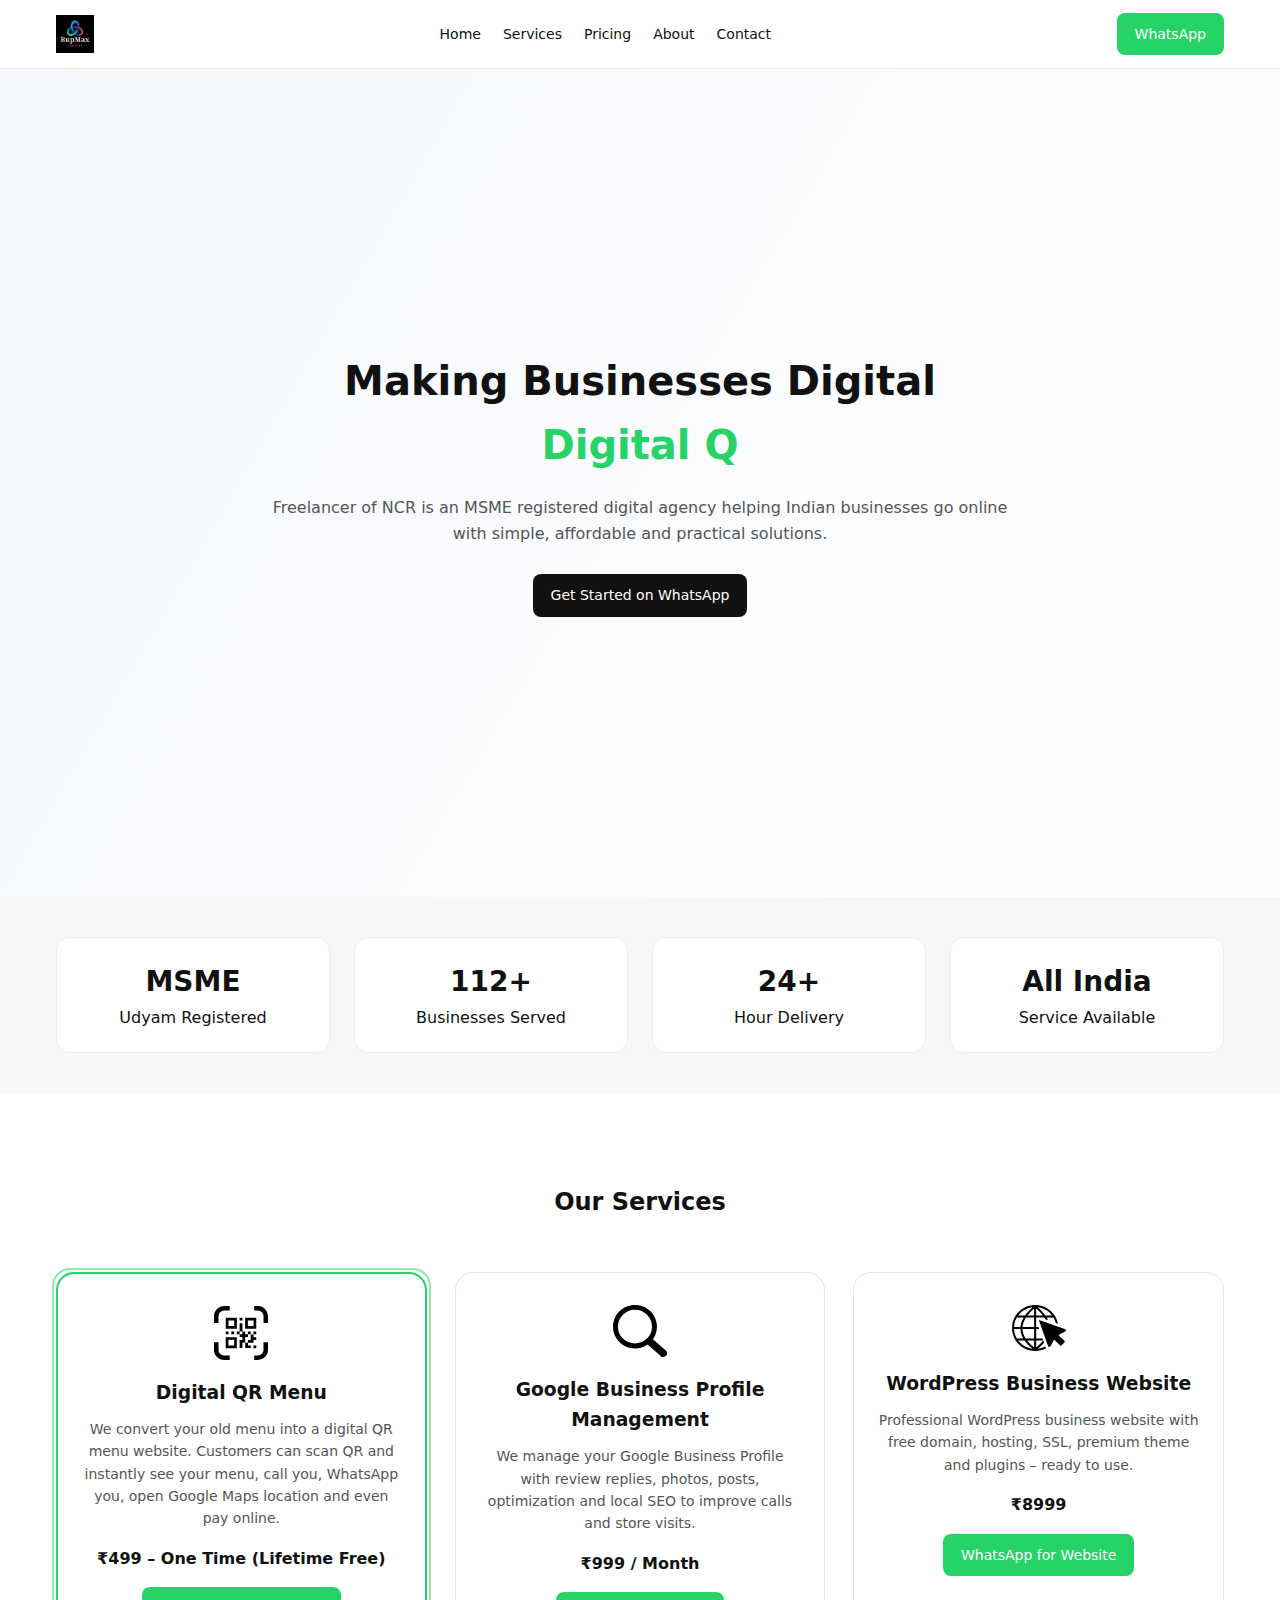
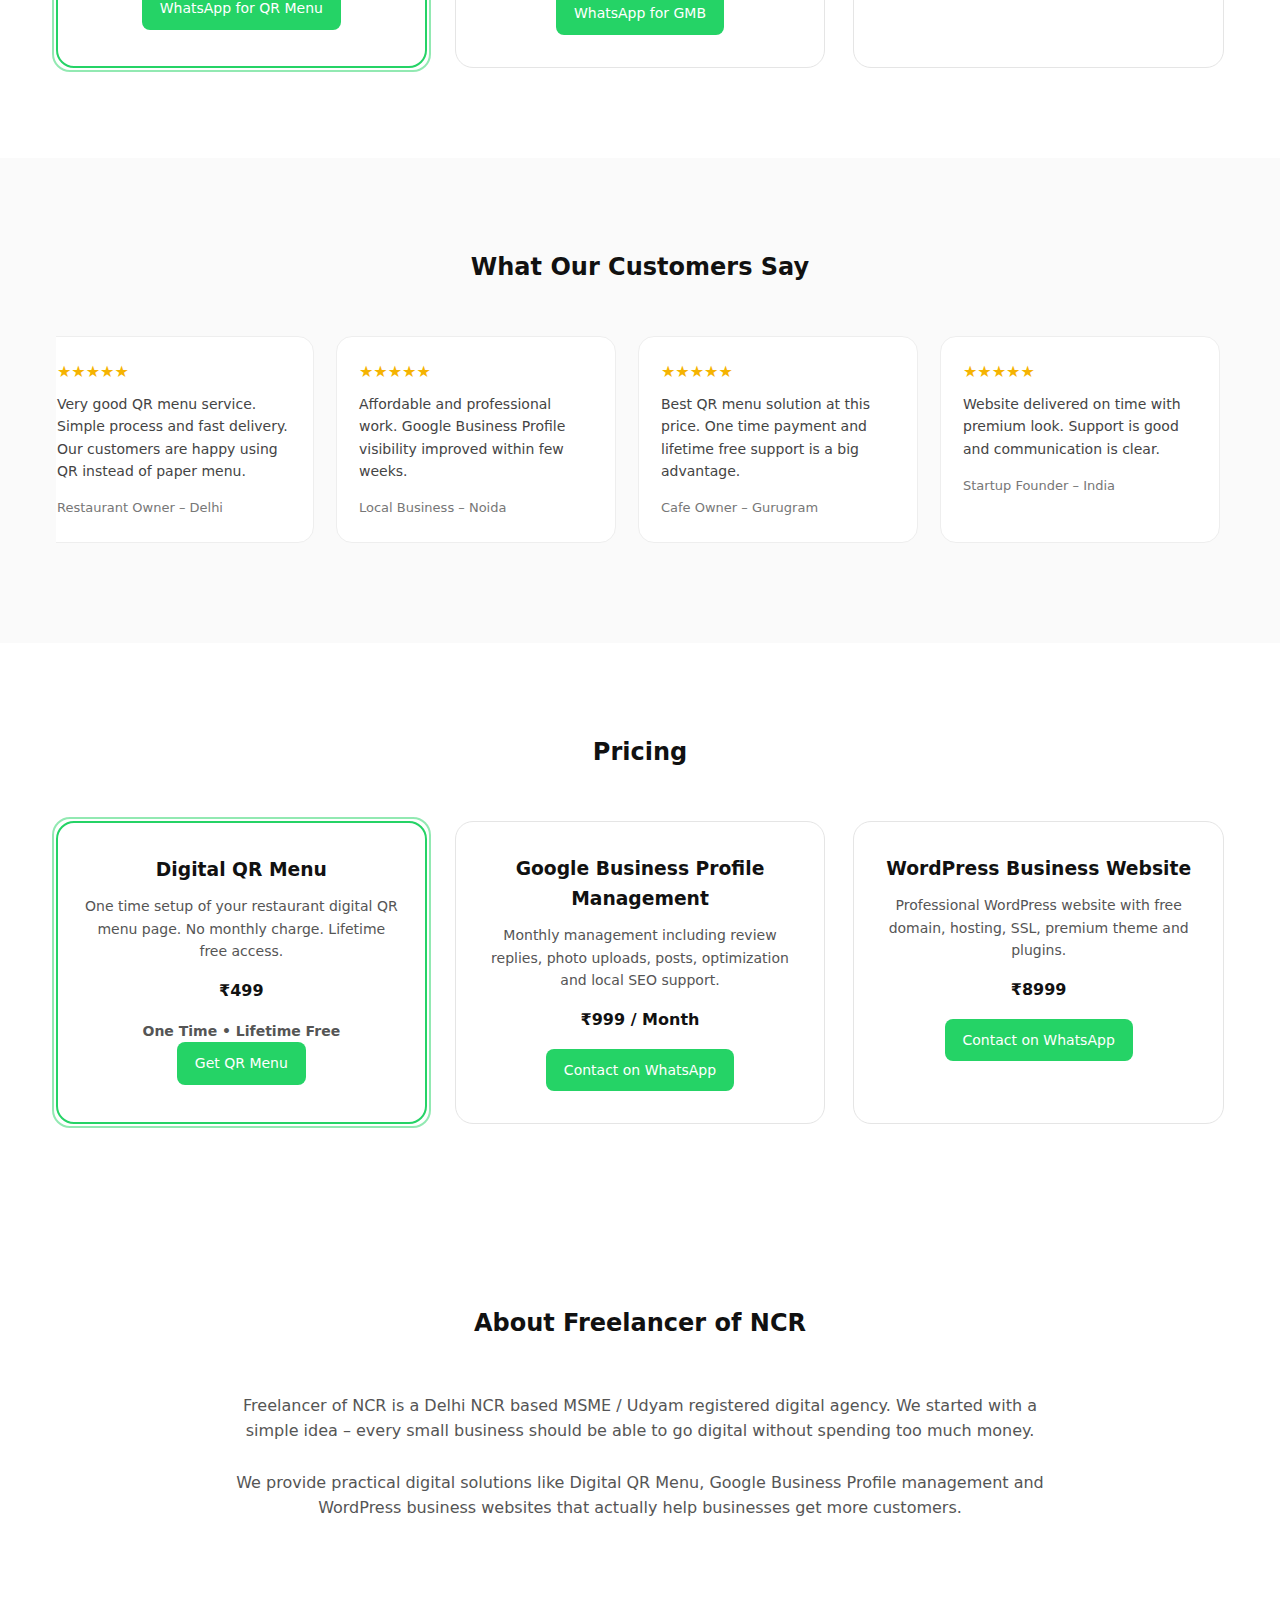
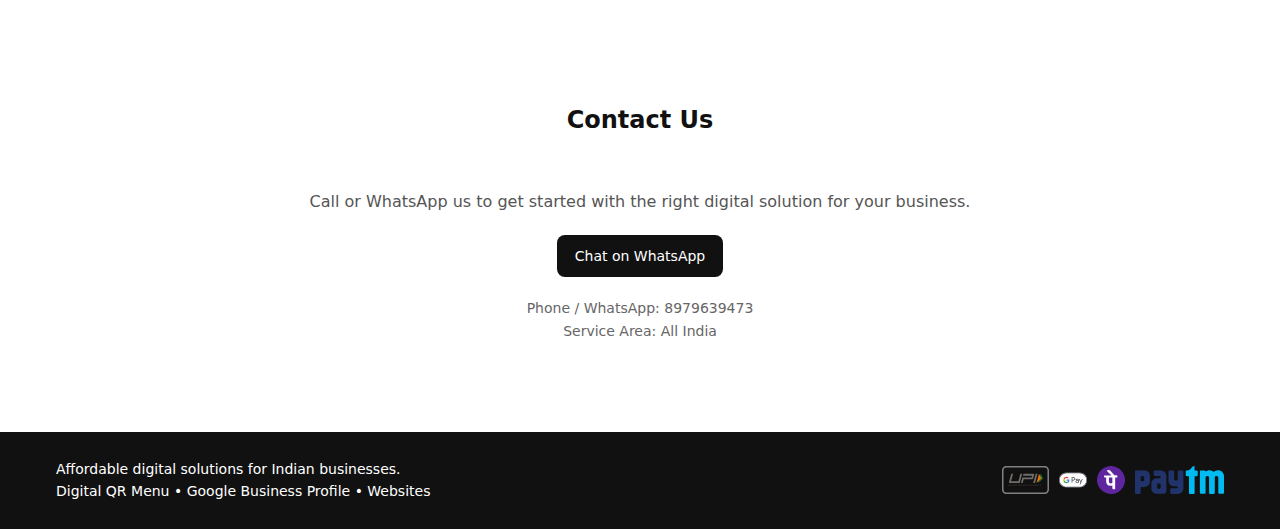
<file: index.html>
<!DOCTYPE html>
<html lang="en">
<head>
<meta charset="UTF-8">
<title>Freelancer of NCR – Digital Solutions for Indian Businesses</title>
<meta name="viewport" content="width=device-width, initial-scale=1.0">
<meta name="description" content="Freelancer of NCR is an MSME registered digital agency providing Digital QR Menu, Google Business Profile management and WordPress websites across India.">

<link rel="icon" href="assets/images/favicon.png">

<style>
/* ===============================
   GLOBAL RESET & BASE
================================ */
*{margin:0;padding:0;box-sizing:border-box}
body{
  font-family: system-ui, -apple-system, BlinkMacSystemFont, sans-serif;
  background:#ffffff;
  color:#111;
  line-height:1.6;
}
a{text-decoration:none;color:inherit}
img{max-width:100%;display:block}
.container{
  max-width:1200px;
  margin:auto;
  padding:0 16px;
}
section{padding:90px 0}
h1,h2,h3{font-weight:600}
h2{text-align:center;margin-bottom:50px}

/* ===============================
   HEADER / NAVBAR
================================ */
header{
  position:sticky;
  top:0;
  background:#fff;
  border-bottom:1px solid #eee;
  z-index:999;
}
.header-wrap{
  display:flex;
  align-items:center;
  justify-content:space-between;
  height:68px;
}
.logo img{height:38px}

nav{
  display:flex;
  gap:22px;
}
nav a{
  font-size:14px;
  position:relative;
}
nav a::after{
  content:"";
  position:absolute;
  left:0;
  bottom:-6px;
  width:0%;
  height:2px;
  background:#25d366;
  transition:.3s;
}
nav a:hover::after{width:100%}

.btn{
  padding:10px 18px;
  border-radius:8px;
  font-size:14px;
  display:inline-block;
}
.btn-whatsapp{
  background:#25d366;
  color:#fff;
}
.btn-dark{
  background:#111;
  color:#fff;
}

/* ===============================
   HERO SECTION
================================ */
.hero{
  min-height:92vh;
  display:flex;
  align-items:center;
  background:
    linear-gradient(120deg,#f4f7fb,#ffffff,#f4f7fb);
  background-size:200% 200%;
  animation:bgmove 10s ease infinite;
}
@keyframes bgmove{
  0%{background-position:0% 50%}
  50%{background-position:100% 50%}
  100%{background-position:0% 50%}
}
.hero-inner{
  text-align:center;
}
.hero h1{
  font-size:40px;
  margin-bottom:18px;
}
.hero h1 span{
  color:#25d366;
}
.hero p{
  max-width:760px;
  margin:0 auto 28px;
  color:#555;
  font-size:16px;
}

/* ===============================
   TRUST STRIP
================================ */
.trust{
  background:#f7f7f7;
  padding:40px 0;
}
.trust-grid{
  display:grid;
  grid-template-columns:repeat(4,1fr);
  gap:24px;
  text-align:center;
}
.trust-box{
  background:#fff;
  padding:22px;
  border-radius:14px;
  border:1px solid #eee;
}
.trust-box strong{
  font-size:28px;
  display:block;
}

/* ===============================
   SERVICES
================================ */
.services-grid{
  display:grid;
  grid-template-columns:repeat(auto-fit,minmax(280px,1fr));
  gap:28px;
}
.service-card{
  border:1px solid #e5e5e5;
  padding:32px 24px;
  border-radius:18px;
  background:#fff;
  text-align:center;
  transition:.3s;
}
.service-card:hover{
  transform:translateY(-6px);
  box-shadow:0 20px 40px rgba(0,0,0,.08);
}
.service-card img{
  width:54px;
  margin:0 auto 18px;
}
.service-card h3{
  margin-bottom:10px;
}
.service-card p{
  font-size:14px;
  color:#555;
}
.price{
  margin:16px 0;
  font-weight:700;
}

/* QR MENU HIGHLIGHT */
.highlight{
  border:2px solid #25d366;
  position:relative;
}
.highlight::after{
  content:"";
  position:absolute;
  inset:-6px;
  border-radius:inherit;
  border:2px solid #25d366;
  opacity:.5;
  animation:pulse 2.5s infinite;
}
@keyframes pulse{
  0%{opacity:.3}
  50%{opacity:1}
  100%{opacity:.3}
}
</style>
</head>

<body>

<!-- ================= HEADER ================= -->
<header>
  <div class="container header-wrap">
    <div class="logo">
      <img src="assets/images/logo.png" alt="Freelancer of NCR">
    </div>

    <nav>
      <a href="#home">Home</a>
      <a href="#services">Services</a>
      <a href="#pricing">Pricing</a>
      <a href="#about">About</a>
      <a href="#contact">Contact</a>
    </nav>

    <a href="https://wa.me/918979639473" target="_blank" class="btn btn-whatsapp">
      WhatsApp
    </a>
  </div>
</header>

<!-- ================= HERO ================= -->
<section class="hero" id="home">
  <div class="container hero-inner">
    <h1>
      Making Businesses Digital<br>
      <span id="typing"></span>
    </h1>
    <p>
      Freelancer of NCR is an MSME registered digital agency helping Indian
      businesses go online with simple, affordable and practical solutions.
    </p>
    <a href="https://wa.me/918979639473" target="_blank" class="btn btn-dark">
      Get Started on WhatsApp
    </a>
  </div>
</section>

<!-- ================= TRUST ================= -->
<div class="trust">
  <div class="container trust-grid">
    <div class="trust-box">
      <strong>MSME</strong>
      Udyam Registered
    </div>
    <div class="trust-box">
      <strong><span class="count" data-count="150">0</span>+</strong>
      Businesses Served
    </div>
    <div class="trust-box">
      <strong><span class="count" data-count="24">0</span>+</strong>
      Hour Delivery
    </div>
    <div class="trust-box">
      <strong>All India</strong>
      Service Available
    </div>
  </div>
</div>

<!-- ================= SERVICES ================= -->
<section id="services">
  <div class="container">
    <h2>Our Services</h2>

    <div class="services-grid">

      <!-- QR MENU -->
      <div class="service-card highlight">
        <img src="assets/icons/black-icons/qr.svg">
        <h3>Digital QR Menu</h3>
        <p>
          We convert your old menu into a digital QR menu website.
          Customers can scan QR and instantly see your menu, call you,
          WhatsApp you, open Google Maps location and even pay online.
        </p>
        <div class="price">₹499 – One Time (Lifetime Free)</div>
        <a href="https://wa.me/918979639473" target="_blank" class="btn btn-whatsapp">
          WhatsApp for QR Menu
        </a>
      </div>

      <!-- GMB -->
      <div class="service-card">
        <img src="assets/icons/black-icons/search.svg">
        <h3>Google Business Profile Management</h3>
        <p>
          We manage your Google Business Profile with review replies,
          photos, posts, optimization and local SEO to improve calls
          and store visits.
        </p>
        <div class="price">₹999 / Month</div>
        <a href="https://wa.me/918979639473" target="_blank" class="btn btn-whatsapp">
          WhatsApp for GMB
        </a>
      </div>

      <!-- WEBSITE -->
      <div class="service-card">
        <img src="assets/icons/black-icons/globe.svg">
        <h3>WordPress Business Website</h3>
        <p>
          Professional WordPress business website with free domain,
          hosting, SSL, premium theme and plugins – ready to use.
        </p>
        <div class="price">₹8999</div>
        <a href="https://wa.me/918979639473" target="_blank" class="btn btn-whatsapp">
          WhatsApp for Website
        </a>
      </div>

    </div>
  </div>
</section>

<!-- PART 2 CONTINUES -->
<!-- ================= TESTIMONIALS ================= -->
<section class="testimonials">
  <div class="container">
    <h2>What Our Customers Say</h2>

    <div class="testimonial-wrapper" id="testimonialTrack">

      <div class="testimonial-card">
        <div class="stars">★★★★★</div>
        <p>
          Very good QR menu service. Simple process and fast delivery.
          Our customers are happy using QR instead of paper menu.
        </p>
        <span>Restaurant Owner – Delhi</span>
      </div>

      <div class="testimonial-card">
        <div class="stars">★★★★★</div>
        <p>
          Affordable and professional work. Google Business Profile
          visibility improved within few weeks.
        </p>
        <span>Local Business – Noida</span>
      </div>

      <div class="testimonial-card">
        <div class="stars">★★★★★</div>
        <p>
          Best QR menu solution at this price. One time payment and
          lifetime free support is a big advantage.
        </p>
        <span>Cafe Owner – Gurugram</span>
      </div>

      <div class="testimonial-card">
        <div class="stars">★★★★★</div>
        <p>
          Website delivered on time with premium look. Support is good
          and communication is clear.
        </p>
        <span>Startup Founder – India</span>
      </div>

      <div class="testimonial-card">
        <div class="stars">★★★★★</div>
        <p>
          Google profile reviews reply and optimization helped us
          increase calls. Worth the monthly price.
        </p>
        <span>Service Business – Faridabad</span>
      </div>

    </div>
  </div>
</section>

<style>
/* ===============================
   TESTIMONIALS STYLE
================================ */
.testimonials{
  background:#fafafa;
}
.testimonial-wrapper{
  display:flex;
  gap:22px;
  overflow-x:auto;
  padding-bottom:10px;
  scroll-behavior:smooth;
}
.testimonial-card{
  min-width:280px;
  background:#fff;
  padding:22px;
  border-radius:16px;
  border:1px solid #eee;
}
.testimonial-card p{
  font-size:14px;
  color:#444;
  margin-bottom:12px;
}
.testimonial-card span{
  font-size:13px;
  color:#777;
}
.stars{
  color:#f5b301;
  margin-bottom:8px;
}
</style>

<!-- ================= PRICING ================= -->
<section id="pricing">
  <div class="container">
    <h2>Pricing</h2>

    <div class="services-grid">

      <div class="service-card highlight">
        <h3>Digital QR Menu</h3>
        <p>
          One time setup of your restaurant digital QR menu page.
          No monthly charge. Lifetime free access.
        </p>
        <div class="price">₹499</div>
        <p><strong>One Time • Lifetime Free</strong></p>
        <a href="https://wa.me/918979639473" target="_blank" class="btn btn-whatsapp">
          Get QR Menu
        </a>
      </div>

      <div class="service-card">
        <h3>Google Business Profile Management</h3>
        <p>
          Monthly management including review replies, photo uploads,
          posts, optimization and local SEO support.
        </p>
        <div class="price">₹999 / Month</div>
        <a href="https://wa.me/918979639473" target="_blank" class="btn btn-whatsapp">
          Contact on WhatsApp
        </a>
      </div>

      <div class="service-card">
        <h3>WordPress Business Website</h3>
        <p>
          Professional WordPress website with free domain, hosting, SSL,
          premium theme and plugins.
        </p>
        <div class="price">₹8999</div>
        <a href="https://wa.me/918979639473" target="_blank" class="btn btn-whatsapp">
          Contact on WhatsApp
        </a>
      </div>

    </div>
  </div>
</section>

<!-- ================= ABOUT ================= -->
<section id="about">
  <div class="container">
    <h2>About Freelancer of NCR</h2>
    <p style="max-width:820px;margin:auto;text-align:center;color:#555">
      Freelancer of NCR is a Delhi NCR based MSME / Udyam registered
      digital agency. We started with a simple idea – every small
      business should be able to go digital without spending too much
      money.
      <br><br>
      We provide practical digital solutions like Digital QR Menu,
      Google Business Profile management and WordPress business websites
      that actually help businesses get more customers.
    </p>
  </div>
</section>

<!-- ================= CONTACT ================= -->
<section id="contact" class="contact">
  <div class="container">
    <h2>Contact Us</h2>

    <p style="text-align:center;margin-bottom:20px;color:#555">
      Call or WhatsApp us to get started with the right digital solution
      for your business.
    </p>

    <div style="text-align:center">
      <a href="https://wa.me/918979639473" target="_blank" class="btn btn-dark">
        Chat on WhatsApp
      </a>
    </div>

    <p style="text-align:center;margin-top:20px;font-size:14px;color:#666">
      Phone / WhatsApp: 8979639473<br>
      Service Area: All India
    </p>
  </div>
</section>

<!-- ================= FOOTER ================= -->
<footer style="background:#111;color:#fff;padding:26px 0">
  <div class="container" style="display:flex;flex-wrap:wrap;gap:20px;align-items:center;justify-content:space-between">
    <div style="font-size:14px">
      Affordable digital solutions for Indian businesses.<br>
      Digital QR Menu • Google Business Profile • Websites
    </div>

    <div style="display:flex;gap:10px;align-items:center">
      <img src="assets/icons/color-icons/upi.svg" height="28">
      <img src="assets/icons/color-icons/google-pay.svg" height="28">
      <img src="assets/icons/color-icons/phonepe.svg" height="28">
      <img src="assets/icons/color-icons/paytm.svg" height="28">
    </div>
  </div>
</footer>

<!-- ================= JAVASCRIPT ================= -->
<script>
/* ===== Typing Effect ===== */
const texts=[
  "Digital QR Menu for Restaurants",
  "Google Business Profile Management",
  "Affordable Business Websites"
];
let ti=0,ci=0,del=false;
const typingEl=document.getElementById("typing");

function typeLoop(){
  if(!typingEl) return;
  typingEl.textContent=texts[ti].slice(0,ci);
  if(!del){
    ci++;
    if(ci>texts[ti].length){del=true;setTimeout(()=>{},800);}
  }else{
    ci--;
    if(ci===0){del=false;ti=(ti+1)%texts.length;}
  }
  setTimeout(typeLoop,del?60:90);
}
typeLoop();

/* ===== Counter Animation ===== */
document.querySelectorAll(".count").forEach(el=>{
  let target=+el.dataset.count;
  let count=0;
  let step=Math.ceil(target/40);
  let interval=setInterval(()=>{
    count+=step;
    if(count>=target){
      el.textContent=target;
      clearInterval(interval);
    }else{
      el.textContent=count;
    }
  },30);
});

/* ===== Testimonial Auto Scroll ===== */
const track=document.getElementById("testimonialTrack");
let scrollPos=0;
setInterval(()=>{
  if(track){
    scrollPos+=1;
    track.scrollLeft=scrollPos;
    if(scrollPos>=track.scrollWidth-track.clientWidth){
      scrollPos=0;
    }
  }
},40);
</script>

</body>
</html>
</file>
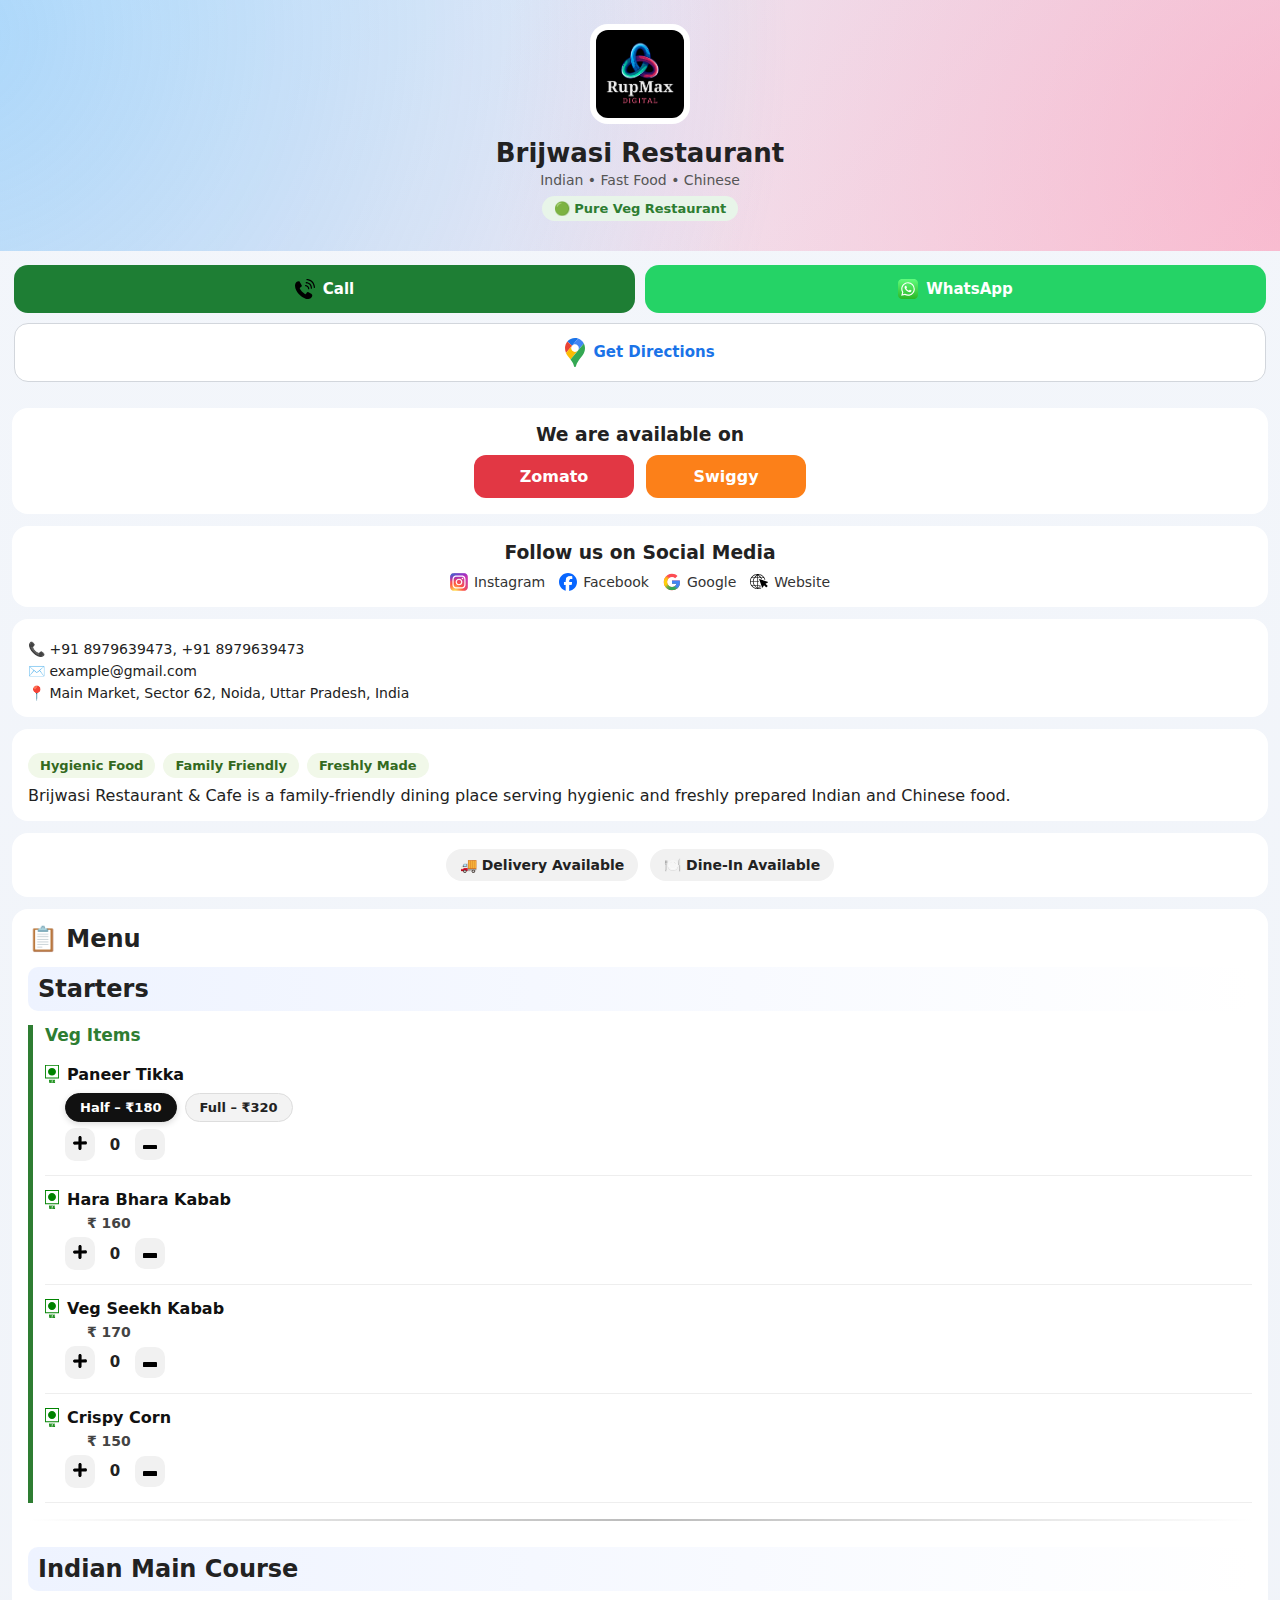
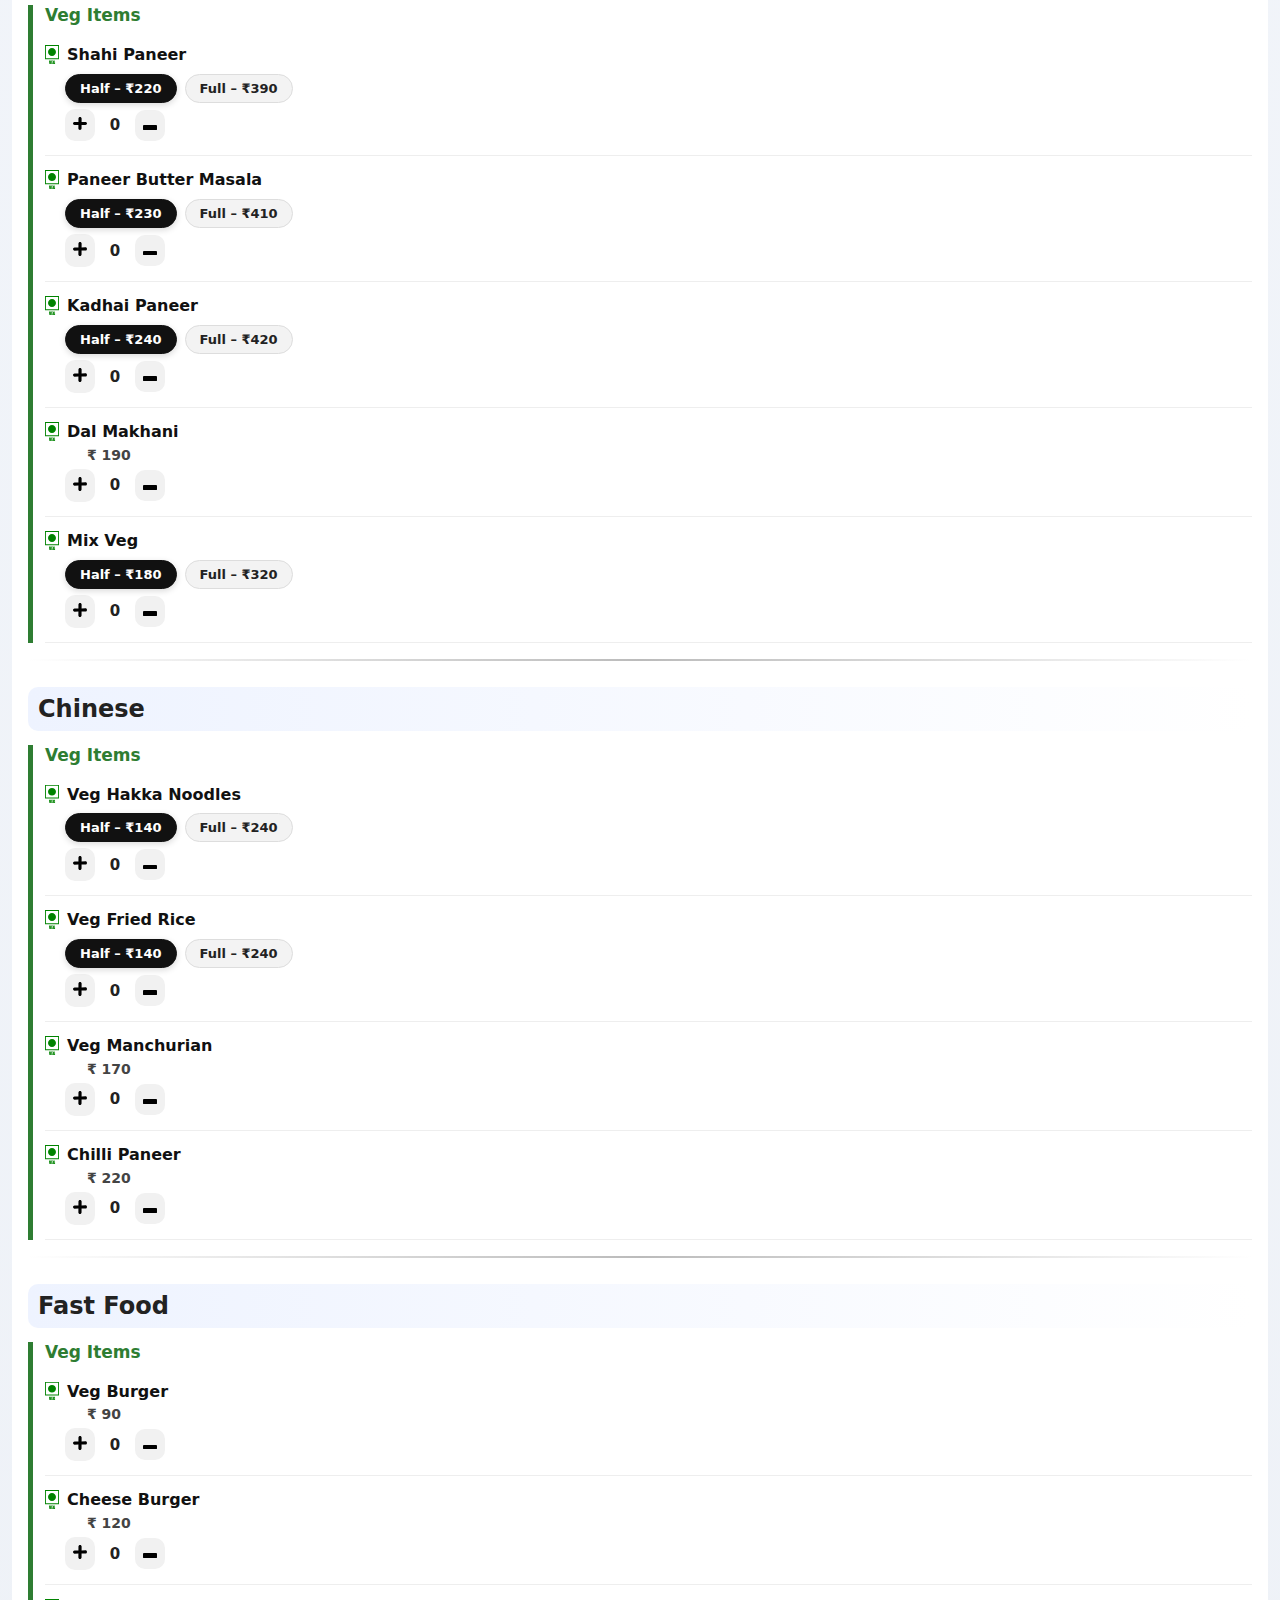
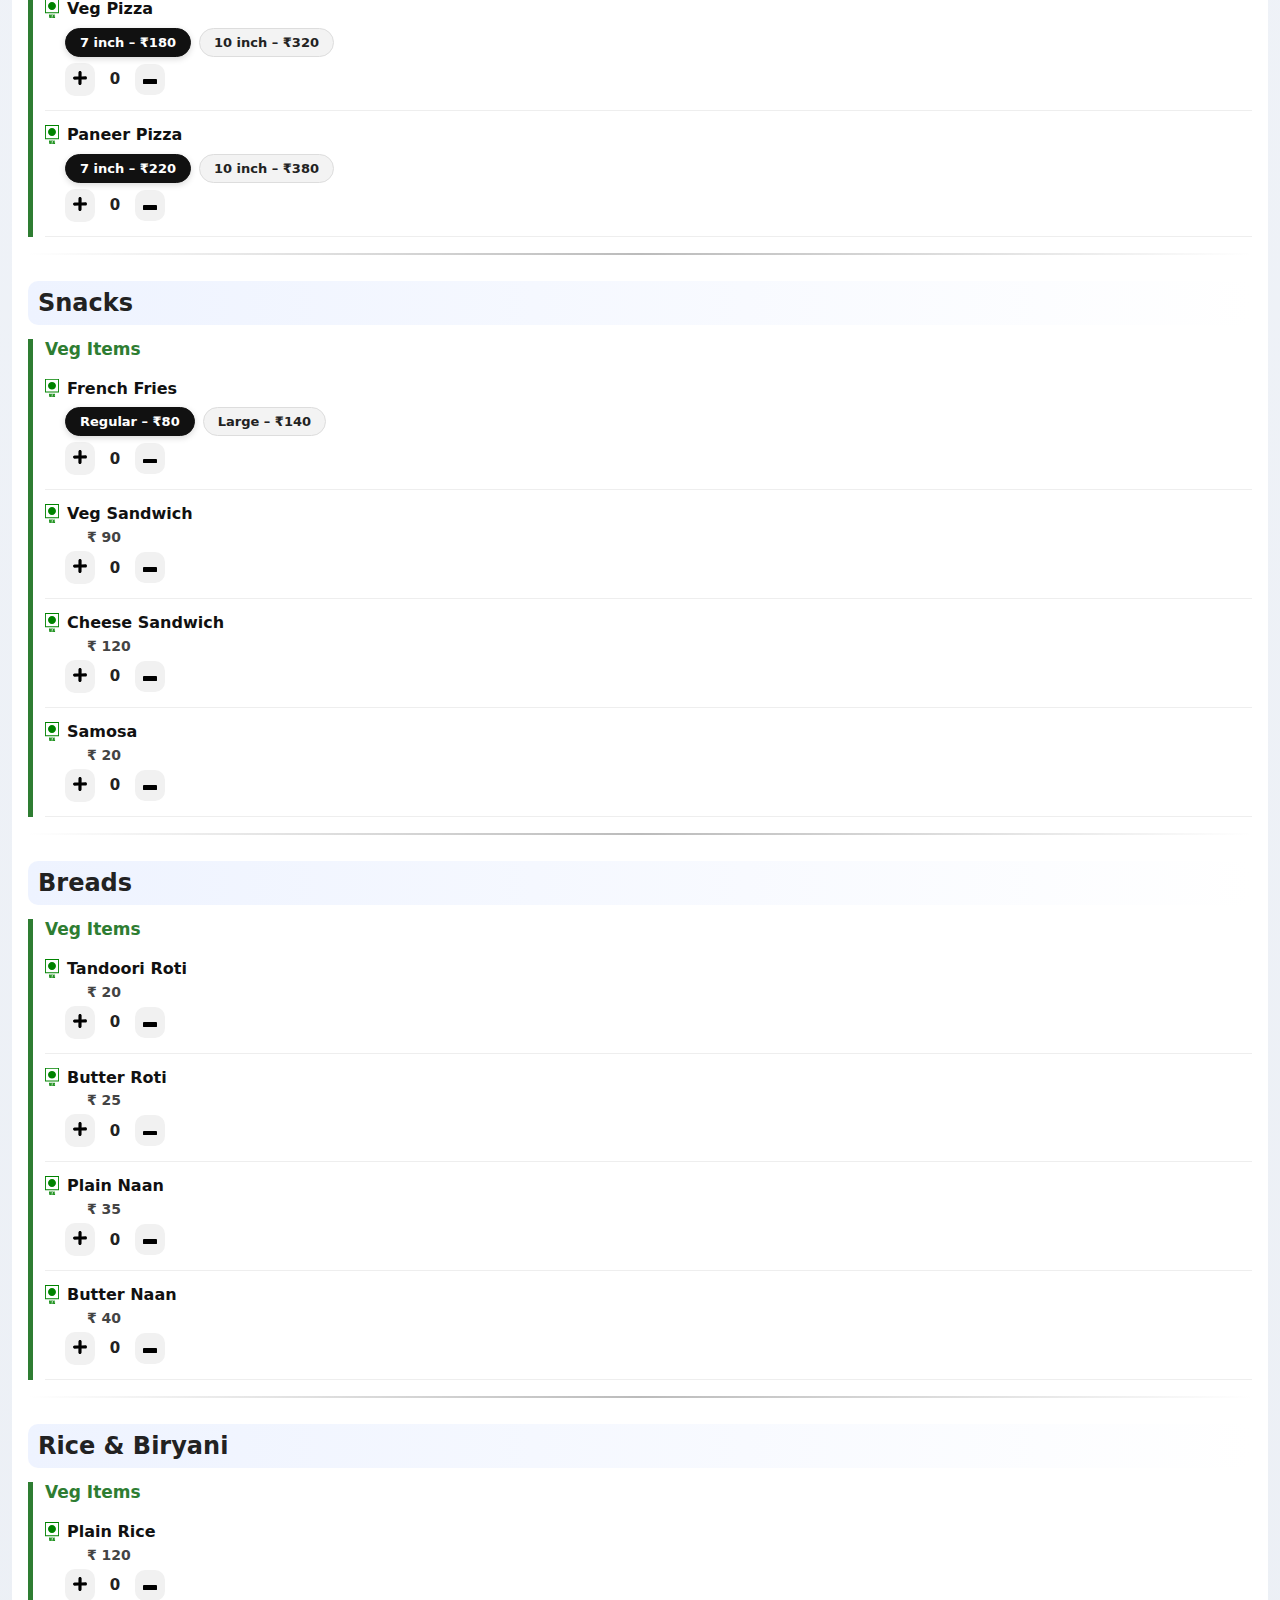
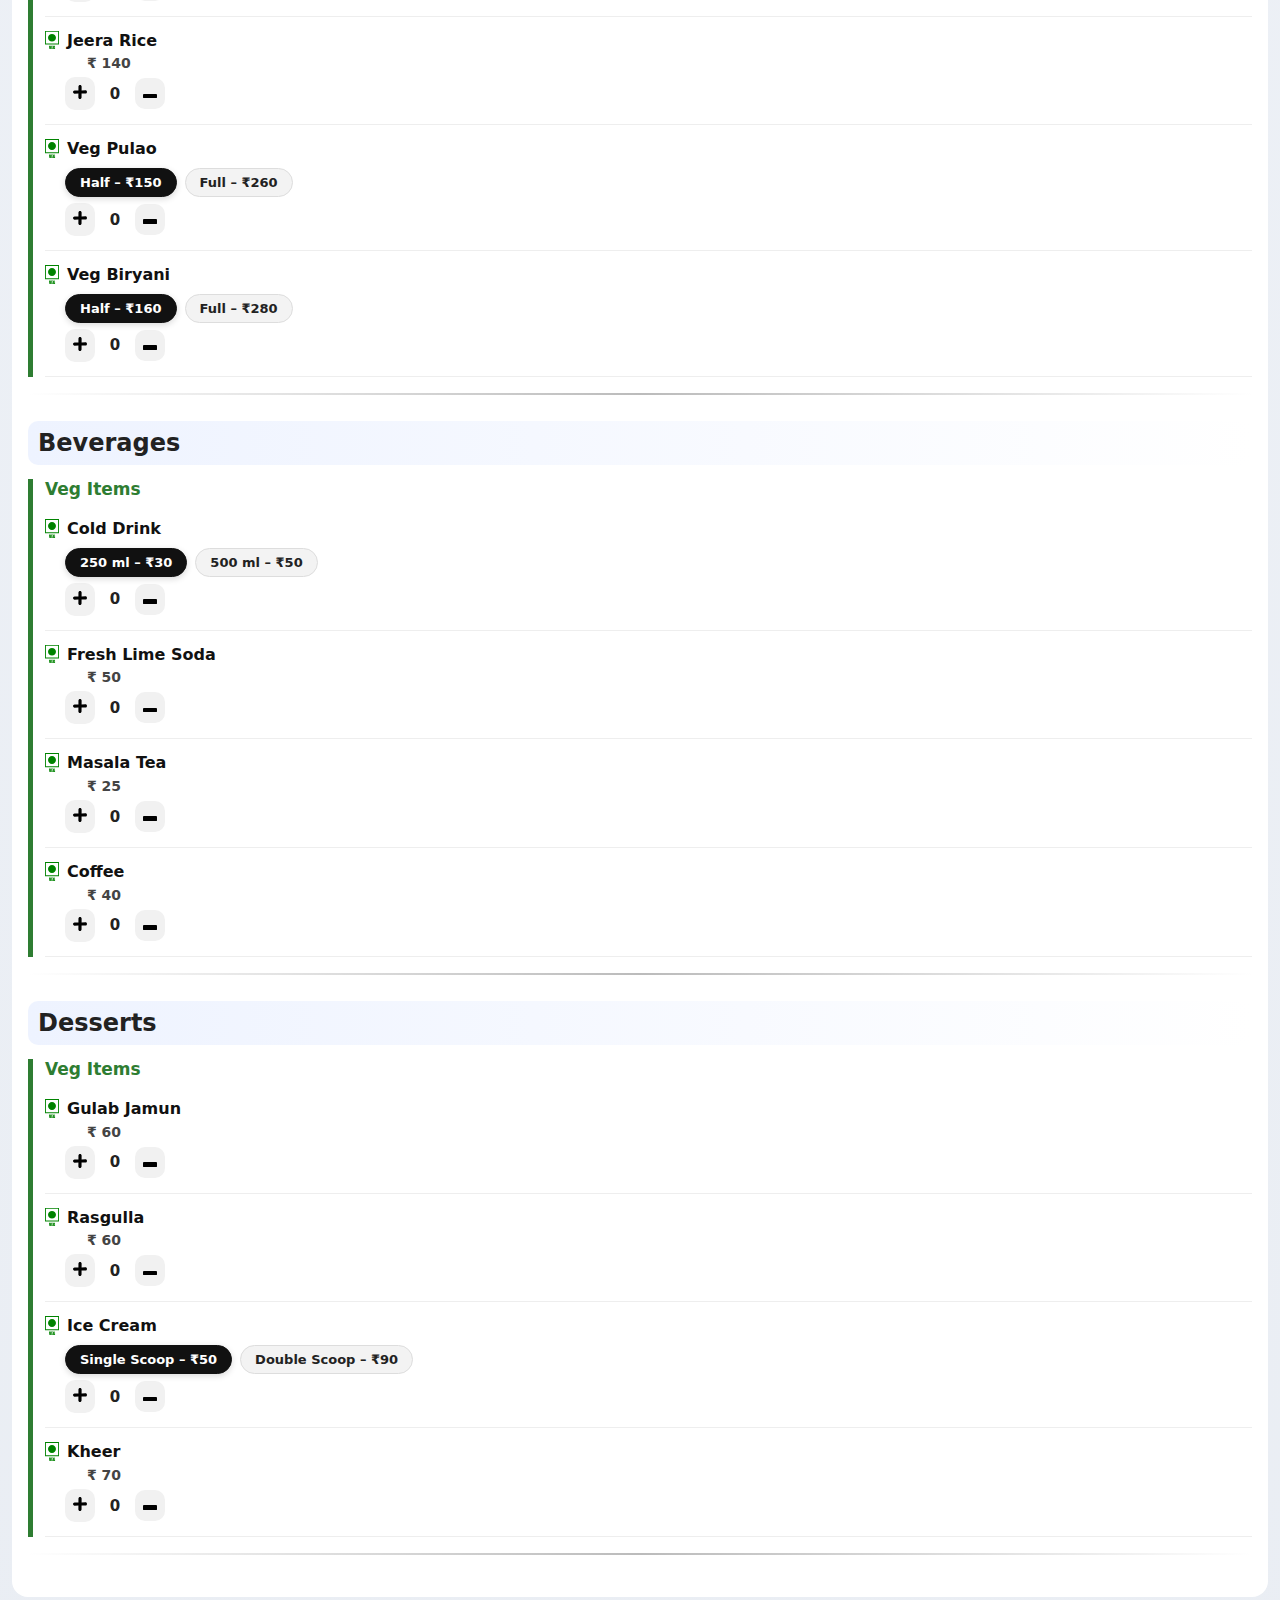
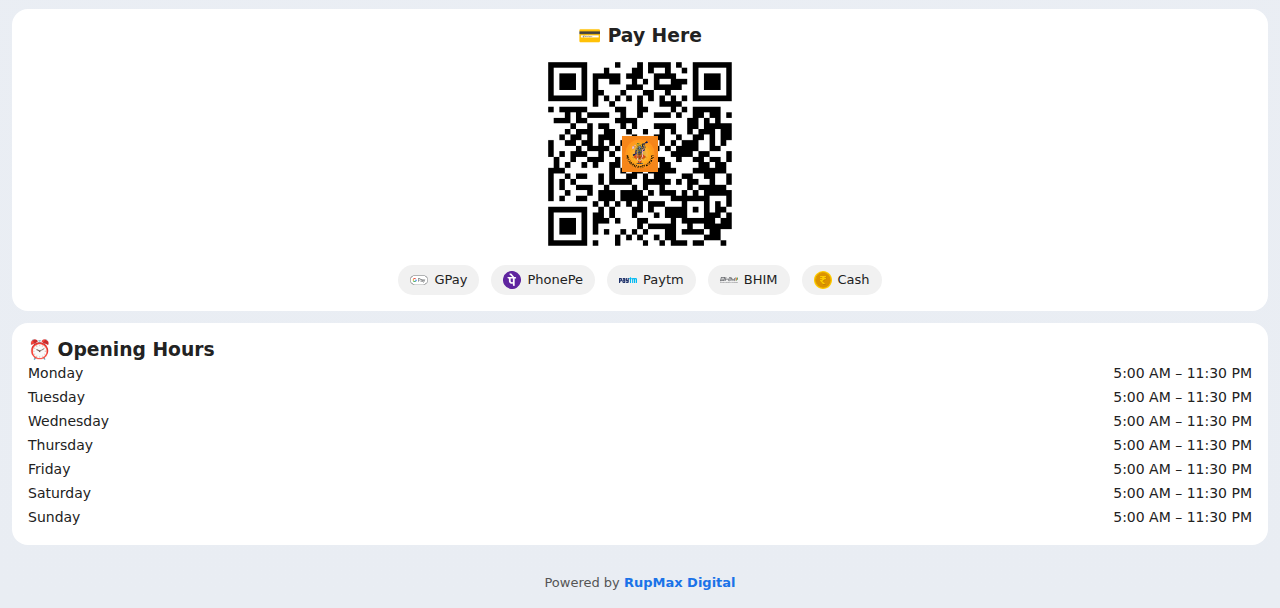
<file: menu/brijwasi-cafe/index.html>
<!DOCTYPE html>
<html lang="en">
<head>
<meta charset="UTF-8">
<meta name="viewport" content="width=device-width, initial-scale=1.0">
<title>Restaurant QR Menu</title>

<link rel="icon" href="/assets/images/favicon.png">

<style>
/* ======================================================
   GLOBAL RESET
====================================================== */
*{
  margin:0;
  padding:0;
  box-sizing:border-box;
  font-family:system-ui,-apple-system,Segoe UI,Roboto,Arial;
}
body{
  background:linear-gradient(180deg,#f3f6fb,#e9edf3);
  color:#222;
}
a{text-decoration:none}

/* ======================================================
   HEADER (Animated background)
====================================================== */
.header{
  position:relative;
  text-align:center;
  padding:24px 14px 30px;
  overflow:hidden;
  background:linear-gradient(135deg,#e3f2fd,#fce4ec);
}
.header::before{
  content:"";
  position:absolute;
  inset:-40%;
  background:
    radial-gradient(circle at 20% 30%,rgba(66,165,245,.35),transparent 45%),
    radial-gradient(circle at 80% 60%,rgba(240,98,146,.35),transparent 45%);
  animation:floatBg 14s linear infinite;
}
@keyframes floatBg{
  0%{transform:translateY(0)}
  50%{transform:translateY(40px)}
  100%{transform:translateY(0)}
}
.header > *{position:relative; z-index:2}

#restaurantLogo{
  width:100px;
  height:100px;
  object-fit:contain;
  border-radius:18px;
  background:#fff;
  padding:6px;
  margin-bottom:10px;
}
#restaurantName{
  font-size:26px;
  font-weight:800;
}
#categoryLine{
  font-size:14px;
  color:#555;
  margin-top:4px;
}

/* Badge */
.badge{
  display:inline-block;
  margin-top:8px;
  font-size:13px;
  padding:5px 12px;
  border-radius:999px;
  font-weight:600;
}
.veg-badge{background:#e8f5e9;color:#2e7d32}
.nonveg-badge{background:#fdecea;color:#c62828}

/* ======================================================
   CTA BUTTONS
====================================================== */
.quick-actions{
  padding:14px;
  display:grid;
  gap:10px;
}
.action-row{
  display:flex;
  gap:10px;
}
.action-btn{
  flex:1;
  display:flex;
  align-items:center;
  justify-content:center;
  gap:8px;
  padding:14px;
  border-radius:14px;
  font-size:15px;
  font-weight:700;
}
.action-btn img{width:20px}

.call{background:#1e7e34;color:#fff;animation:pulse 1.6s infinite}
.whatsapp{background:#25d366;color:#fff;animation:pulse 1.6s infinite}
.location-btn{background:#fff;color:#1a73e8;border:1px solid #d2d6dc}

@keyframes pulse{
  0%{transform:scale(1)}
  50%{transform:scale(1.05)}
  100%{transform:scale(1)}
}

/* ======================================================
   CARD
====================================================== */
.card{
  background:#fff;
  margin:12px;
  padding:16px;
  border-radius:16px;
}

/* ======================================================
   CONTACT
====================================================== */
.contact-line{
  font-size:14px;
  margin-top:6px;
}

/* ======================================================
   TRUST
====================================================== */
#badgeContainer{
  display:flex;
  flex-wrap:wrap;
  gap:8px;
  margin-bottom:8px;
}
#badgeContainer .badge{
  background:#f1f8e9;
  color:#33691e;
}

/* ======================================================
   SERVICE (Delivery / Dine-in)
====================================================== */
.service-badges{
  display:flex;
  gap:12px;
  justify-content:center;
}
.service-badges div{
  padding:8px 14px;
  border-radius:999px;
  font-size:14px;
  font-weight:600;
  background:#f1f1f1;
}

/* ======================================================
   MENU
====================================================== */
.menu-wrapper h2{
  font-size:24px;
  margin-bottom:14px;
}
.menu-category{
  margin-bottom:26px;
}
.category-title{
  font-size:21px;
  font-weight:800;
  margin-bottom:8px;
  padding:8px 10px;
  border-radius:10px;
  background:linear-gradient(90deg,#eef3ff,#ffffff);
}
.menu-block{
  margin-top:10px;
  padding-left:12px;
}
.menu-block.veg{border-left:5px solid #2e7d32}
.menu-block.nonveg{border-left:5px solid #c62828}
.veg-title{color:#2e7d32;font-size:17px;font-weight:700;margin-bottom:6px}
.nonveg-title{color:#c62828;font-size:17px;font-weight:700;margin-bottom:6px}
.menu-item{
  padding:10px 0;
  border-bottom:1px dashed #eee;
}
.item-header{
  display:flex;
  align-items:center;
  gap:6px;
}
.food-icon{width:14px}
.price-line{
  display:flex;
  justify-content:space-between;
  font-size:14px;
  margin-left:20px;
}
.item-desc{
  font-size:12px;
  color:#666;
  margin-left:20px;
}
.menu-section-divider{
  height:2px;
  background:linear-gradient(to right,transparent,#bbb,transparent);
  margin-top:16px;
}

/* ======================================================
   PAYMENT
====================================================== */
.payment-section{text-align:center}
#paymentQR{
  width:190px;
  height:190px;
  object-fit:contain;
  margin:12px auto;
}
.payment-apps{
  display:flex;
  justify-content:center;
  gap:12px;
  flex-wrap:wrap;
}
.payment-apps span{
  display:flex;
  align-items:center;
  gap:6px;
  font-size:13px;
  background:#f1f1f1;
  padding:6px 12px;
  border-radius:999px;
}
.payment-apps img{width:18px}

/* ======================================================
   PLATFORMS
====================================================== */
.platform-buttons{
  display:flex;
  gap:12px;
  justify-content:center;
}
.platform-buttons a{
  flex:1;
  max-width:160px;
  text-align:center;
  padding:12px;
  border-radius:12px;
  color:#fff;
  font-weight:700;
}
.zomato{background:#e23744}
.swiggy{background:#fc8019}

/* ======================================================
   SOCIAL
====================================================== */
.social-section{
  display:flex;
  flex-wrap:wrap;
  gap:14px;
  justify-content:center;
}
.social-section a{
  display:flex;
  align-items:center;
  gap:6px;
  font-size:14px;
  color:#333;
}
.social-section img{width:18px}

/* ======================================================
   OPENING HOURS (LAST)
====================================================== */
.timing-row{
  display:flex;
  justify-content:space-between;
  font-size:14px;
  padding:4px 0;
}

/* ======================================================
   FOOTER
====================================================== */
.footer{
  text-align:center;
  padding:18px;
  font-size:13px;
  color:#555;
}
.footer a{
  color:#1a73e8;
  font-weight:700;
}
</style>
</head>

<body>

<!-- HEADER -->
<header class="header">
  <img id="restaurantLogo">
  <h1 id="restaurantName"></h1>
  <p id="categoryLine"></p>
</header>

<!-- CTA -->
<section class="quick-actions">
  <div class="action-row">
    <a id="callPrimary" class="action-btn call">
      <img src="/assets/icons/black-icons/call.svg"> Call
    </a>
    <a id="whatsappBtn" class="action-btn whatsapp">
      <img src="/assets/icons/color-icons/whatsapp.svg"> WhatsApp
    </a>
  </div>
  <a id="mapBtn" class="action-btn location-btn">
    <img src="/assets/icons/color-icons/google-map.svg"> Get Directions
  </a>
</section>

<!-- PLATFORMS -->
<section class="card">
  <h3 style="text-align:center;margin-bottom:10px">We are available on</h3>
  <div class="platform-buttons">
    <a id="zomatoBtn" class="zomato">Zomato</a>
    <a id="swiggyBtn" class="swiggy">Swiggy</a>
  </div>
</section>

<!-- SOCIAL -->
<section class="card">
  <h3 style="text-align:center;margin-bottom:10px">Follow us on Social Media</h3>
  <div id="socialSection" class="social-section">
    <a id="instaIcon"><img src="/assets/icons/color-icons/instagram.svg">Instagram</a>
    <a id="fbIcon"><img src="/assets/icons/color-icons/facebook.svg">Facebook</a>
    <a id="googleIcon"><img src="/assets/icons/color-icons/google-color.svg">Google</a>
    <a id="websiteIcon"><img src="/assets/icons/black-icons/globe.svg">Website</a>
  </div>
</section>

<!-- CONTACT -->
<section class="card">
  <div class="contact-line">📞 <span id="primaryPhoneText"></span>, <span id="secondaryPhoneText"></span></div>
  <div class="contact-line">✉️ <span id="emailText"></span></div>
  <div class="contact-line">📍 <span id="fullAddress"></span></div>
</section>
   
<!-- TRUST -->
<section class="card">
  <div id="badgeContainer"></div>
  <p id="aboutText"></p>
</section>

<!-- DELIVERY / DINE-IN -->
<section class="card">
  <div class="service-badges">
    <div id="deliveryInfo"></div>
    <div id="dineInInfo"></div>
  </div>
</section>

<!-- MENU -->
<main class="card menu-wrapper">
  <h2>📋 Menu</h2>
  <div id="menuContainer"></div>
</main>

<!-- PAYMENT -->
<section class="card payment-section">
  <h3>💳 Pay Here</h3>
  <img id="paymentQR">
  <div class="payment-apps">
    <span><img src="/assets/icons/color-icons/google-pay.svg"> GPay</span>
    <span><img src="/assets/icons/color-icons/phonepe.svg"> PhonePe</span>
    <span><img src="/assets/icons/color-icons/paytm.svg"> Paytm</span>
    <span><img src="/assets/icons/color-icons/bhim-app.svg"> BHIM</span>
    <span><img src="/assets/icons/color-icons/indian-rupee-coin.svg"> Cash</span>
  </div>
</section>

<!-- OPENING HOURS (LAST) -->
<section class="card">
  <h3>⏰ Opening Hours</h3>
  <div id="timingBox"></div>
</section>

<footer class="footer">
  Powered by
  <a href="https://rupmaxdigital.in/qr-menu" target="_blank">
    RupMax Digital
  </a>
</footer>

<!-- ===============================
     FLOATING CART BAR
================================ -->
<div id="cartBar" class="cart-bar" onclick="openCartModal()">
  <div class="cart-left">
    <img src="/assets/icons/black-icons/food-cart.svg" class="cart-icon">
    <div class="cart-info">
      <div><span id="cartItemCount">0</span> Items</div>
      <div>₹ <span id="cartTotal">0</span></div>
    </div>
  </div>

<button id="placeOrderBtn" class="place-order-btn" onclick="openCartModal()">
  View Cart
</button>
</div>

<style>
/* ===============================
   CART BAR STYLE
================================ */
.cart-bar{
  position:fixed;
  bottom:12px;
  left:12px;
  right:12px;
  background:#ffffff;
  border-radius:18px;
  box-shadow:0 10px 30px rgba(0,0,0,.15);
  display:flex;
  align-items:center;
  justify-content:space-between;
  padding:12px 14px;
  z-index:9999;
}
.cart-bar.hidden{
  display:none;
}
.cart-left{
  display:flex;
  align-items:center;
  gap:10px;
}
.cart-icon{
  width:26px;
}
.cart-info{
  font-size:14px;
  font-weight:700;
}
.place-order-btn{
  background:#25d366;
  color:#fff;
  border:none;
  padding:12px 18px;
  border-radius:14px;
  font-size:15px;
  font-weight:800;
  cursor:pointer;
}

      /* ===============================
   ADD TO CART BUTTONS
================================ */
.cart-actions{
  display:flex;
  align-items:center;
  gap:10px;
  margin-left:20px;
  margin-top:6px;
}
.qty-btn{
  border:none;
  background:#f1f1f1;
  padding:6px;
  border-radius:8px;
  cursor:pointer;
}
.qty-btn img{
  width:14px;
}
.qty-count{
  font-size:14px;
  font-weight:700;
}
.price-options{
  margin-left:20px;
  margin-top:6px;
}
.price-options label{
  cursor:pointer;
}

   #addressBox.hidden{
  display: none !important;
}

   /* ===============================
   PRICE RADIO – PILL STYLE
================================ */

.price-options{
  display:flex;
  flex-wrap:wrap;
  gap:8px;
  margin:8px 0 4px 20px;
}

.price-options label{
  position:relative;
  cursor:pointer;
}

/* hide default radio */
.price-options input[type="radio"]{
  display:none;
}

/* pill look */
.price-options label span{
  display:inline-block;
  padding:6px 12px;
  border-radius:20px;
  border:1.5px solid #ccc;
  font-size:13px;
  font-weight:600;
  background:#f7f7f7;
  transition:.2s;
}

/* checked state */
.price-options input[type="radio"]:checked + span{
  background:#25d366;
  color:#fff;
  border-color:#25d366;
  box-shadow:0 2px 6px rgba(0,0,0,.15);
}
</style>
  
<script src="./js/app.js"></script>
   <!-- ===============================
     CART MODAL
================================ -->
<div id="cartModal" class="cart-modal hidden">
  <div class="cart-modal-box">
    <h3>Your Cart</h3>

    <div id="cartItems"></div>

    <div class="cart-total-line">
      Total: ₹ <span id="modalCartTotal">0</span>
    </div>

    <div class="cart-modal-actions">
      <button onclick="closeCartModal()">Close</button>
      <button class="checkout-btn" onclick="openCheckout()">Proceed</button>
    </div>
  </div>
</div>

<style>
.cart-modal{
position:fixed;
inset:0;
background:rgba(0,0,0,.45);
display:flex;
align-items:flex-end;
justify-content:center;
z-index:10000;
}
   
.cart-modal.hidden{display:none;}
/* box height fixed */
.cart-modal-box{
background:#fff;
width:100%;
max-width:520px;
height:80vh;
border-radius:18px 18px 0 0;
padding:14px;
display:flex;
flex-direction:column;
}
.cart-item-row{
  display:flex;
  justify-content:space-between;
  align-items:center;
  margin:8px 0;
}
.cart-item-actions{
  display:flex;
  align-items:center;
  gap:8px;
}
.cart-item-actions img{width:14px}
.cart-total-line{
  font-weight:800;
  margin-top:10px;
}
.cart-modal-actions{
  display:flex;
  gap:10px;
  margin-top:14px;
}
.cart-modal-actions button{
  flex:1;
  padding:12px;
  border-radius:12px;
  border:none;
  font-weight:700;
}
.checkout-btn{
  background:#25d366;
  color:#fff;
}

   /* SCROLLABLE ITEMS AREA */
#cartItems{
flex:1;
overflow-y:auto;
margin-top:8px;
padding-right:6px;
}


/* keep footer fixed */
.cart-total-line,
.cart-modal-actions{
flex-shrink:0;
}

   /* ===============================
   MENU ITEM UI POLISH (PART 1)
================================ */

.item-header{
  align-items:flex-start;
}

.item-title-wrap{
  display:flex;
  flex-direction:column;
  gap:2px;
}

.item-name{
  font-size:15px;
  font-weight:700;
  line-height:1.3;
}

.price-line{
  font-size:13px;
  font-weight:600;
  color:#111;
}

.price-line.muted{
  color:#777;
  font-size:12px;
}

/* Variant pills balance */
.price-options label span{
  font-size:12px;
  padding:5px 10px;
}

/* Quantity alignment */
.cart-actions{
  margin-left:18px;
  margin-top:6px;
}

.qty-btn{
  padding:5px;
}

.qty-count{
  min-width:18px;
  text-align:center;
  font-size:14px;
}
</style>
   <!-- ===============================
     CHECKOUT MODAL
================================ -->
<div id="checkoutModal" class="cart-modal hidden">
  <div class="cart-modal-box">
    <h3>Checkout</h3>

    <div class="checkout-field">
      <label>Customer Name *</label>
      <input id="customerName" type="text" placeholder="Enter your name">
    </div>

    <div class="checkout-field">
      <label>Order Type *</label>
      <div class="order-type">
        <label>
          <input type="radio" name="orderType" value="Dine-In" checked>
          Dine-In
        </label>
        <label>
          <input type="radio" name="orderType" value="Delivery">
          Delivery
        </label>
      </div>
    </div>

    <div class="checkout-field hidden" id="addressBox" style="display:none;">
      <label>Delivery Address *</label>
      <textarea id="deliveryAddress" rows="3" placeholder="Enter delivery address"></textarea>
    </div>

    <div class="cart-modal-actions">
      <button onclick="closeCheckout()">Back</button>
      <button class="checkout-btn" onclick="finalPlaceOrder()">Place Order</button>
    </div>
  </div>
</div>

<style>
   
/* ===============================
   CHECKOUT FIELD – MOBILE FIX
================================ */

/* ===============================
   CHECKOUT FIELD – FIXED LAYOUT
================================ */

.checkout-field{
  margin-top:16px;
  display:flex;
  flex-direction:column;
}

.checkout-field label{
  font-size:13px;
  font-weight:700;
  margin-bottom:6px;
  color:#222;
}

.checkout-field input,
.checkout-field textarea{
  width:100%;
  padding:12px;
  border-radius:12px;
  border:1.5px solid #d0d0d0;
  font-size:14px;
  line-height:1.4;
  background:#fff;
}

.checkout-field textarea{
  min-height:90px;
  resize:none;
}

   /* ===============================
   DELIVERY ADDRESS – STRICT FIX
================================ */

#addressBox{
  margin-top:18px;
}

#addressBox label{
  display:block;
  margin-bottom:6px;
}

#addressBox textarea{
  display:block;
}

   /* ===============================
   MENU ITEM – CLEAN PROFESSIONAL UI
================================ */

.menu-item{
  padding:12px 0;
}

.item-header{
  align-items:flex-start;
}

.item-name{
  font-size:16px;
  font-weight:700;
}

.price-line{
  margin-top:2px;
  font-size:13px;
  color:#555;
}

/* Variant pills – compact */
.price-options{
  margin:8px 0 4px 20px;
}

.price-options label span{
  font-size:12px;
  padding:5px 10px;
  border-radius:16px;
}

/* Quantity controls – neat */
.cart-actions{
  display:flex;
  align-items:center;
  gap:8px;
  margin-left:20px;
  margin-top:6px;
}

.qty-btn{
  padding:6px;
  border-radius:8px;
}

.qty-btn img{
  width:13px;
}

.qty-count{
  font-size:14px;
  font-weight:700;
  min-width:18px;
  text-align:center;
}

   /* ===============================
   DELIVERY ADDRESS MOBILE POLISH
================================ */

#addressBox{
  margin-top:16px;
}

#addressBox label{
  font-size:13px;
  font-weight:700;
}

#addressBox textarea{
  min-height:90px;
}

/* Safer spacing on small screens */
@media (max-width: 480px){
  .cart-modal-box{
    padding:16px;
  }

  .checkout-field{
    gap:10px;
  }
}
.order-type{
  display:flex;
  gap:14px;
}

   /* ===============================
   WHATSAPP CONFIRM MODAL
================================ */

.wa-btn{
  width:100%;
  padding:14px;
  border-radius:14px;
  border:none;
  font-weight:800;
  font-size:15px;
  cursor:pointer;
}

.wa-btn.primary{
  background:#25d366;
  color:#fff;
}

.wa-btn.secondary{
  background:#f1f1f1;
  color:#333;
}

.wa-desc{
  font-size:12px;
  font-weight:500;
  margin-top:4px;
  opacity:.85;
}

/* success message */
#orderSuccess{
  background:#e8f5e9;
  color:#2e7d32;
  padding:14px;
  margin:12px;
  border-radius:14px;
  font-weight:700;
  text-align:center;
}

   /* ===============================
   APP DIALOG STYLE
================================ */
#appDialog .cart-modal-box{
  height:auto;
  max-height:60vh;
}

   /* ===============================
   MENU ITEM – SWIGGY STYLE CLEAN UI
================================ */

.menu-item{
  padding:14px 0;
  border-bottom:1px solid #eee;
}

.item-header{
  display:flex;
  align-items:flex-start;
  gap:8px;
}

.item-title-wrap{
  display:flex;
  flex-direction:column;
}

.item-name{
  font-size:16px;
  font-weight:700;
  color:#111;
}

/* price text */
.price-line{
  margin-top:2px;
  font-size:14px;
  font-weight:600;
  color:#444;
}

/* hide "select option below" text */
.price-line.muted{
  display:none;
}

/* variant buttons – segmented */
.price-options{
  display:flex;
  gap:8px;
  margin:8px 0 6px 20px;
}

.price-options label span{
  font-size:13px;
  padding:6px 14px;
  border-radius:999px;
  background:#f3f3f3;
  border:1px solid #ddd;
}

/* selected variant */
.price-options input[type="radio"]:checked + span{
  background:#111;
  color:#fff;
  border-color:#111;
}

/* quantity buttons */
.cart-actions{
  display:flex;
  align-items:center;
  gap:10px;
  margin-left:20px;
}

.qty-btn{
  background:#f1f1f1;
  padding:8px;
  border-radius:10px;
}

.qty-btn img{
  width:14px;
}

.qty-count{
  font-size:15px;
  font-weight:700;
  min-width:20px;
  text-align:center;
}

   /* ===============================
   PLATFORM BUTTON ANIMATION
================================ */

.platform-buttons a{
  position:relative;
  overflow:hidden;
}

/* subtle shine */
.platform-buttons a::after{
  content:"";
  position:absolute;
  top:0;
  left:-100%;
  width:60%;
  height:100%;
  background:linear-gradient(
    120deg,
    transparent,
    rgba(255,255,255,.35),
    transparent
  );
  animation:shine 3.5s infinite;
}

@keyframes shine{
  0%{left:-100%}
  60%{left:120%}
  100%{left:120%}
}

/* hover lift (desktop bonus) */
.platform-buttons a:hover{
  transform:translateY(-2px);
  transition:.2s;
}
</style>

   <!-- ===============================
     WHATSAPP RETURN CONFIRMATION
================================ -->
<div id="waConfirmModal" class="cart-modal hidden">
  <div class="cart-modal-box">
    <h3>Order Confirmation</h3>

    <p style="font-size:14px;color:#555;margin-top:6px;">
      Did you send the order message on WhatsApp?
    </p>

    <div style="margin-top:18px;display:flex;flex-direction:column;gap:12px;">
      <button class="wa-btn secondary" onclick="waNotSent()">
        I did NOT send the message
        <div class="wa-desc">Continue editing your order</div>
      </button>

      <button class="wa-btn primary" onclick="waSent()">
        I have SENT the message
        <div class="wa-desc">Complete order & reset cart</div>
      </button>
    </div>
  </div>
</div>

   <!-- ===============================
     APP DIALOG (REPLACES ALERT)
================================ -->
<div id="appDialog" class="cart-modal hidden">
  <div class="cart-modal-box" style="max-height:auto">
    <h3 id="dialogTitle">Notice</h3>
    <p id="dialogMessage" style="margin-top:8px;font-size:14px;color:#555"></p>

    <div class="cart-modal-actions" style="margin-top:18px">
      <button class="checkout-btn" onclick="closeDialog()">OK</button>
    </div>
  </div>
</div>
</body>
</html>
</file>
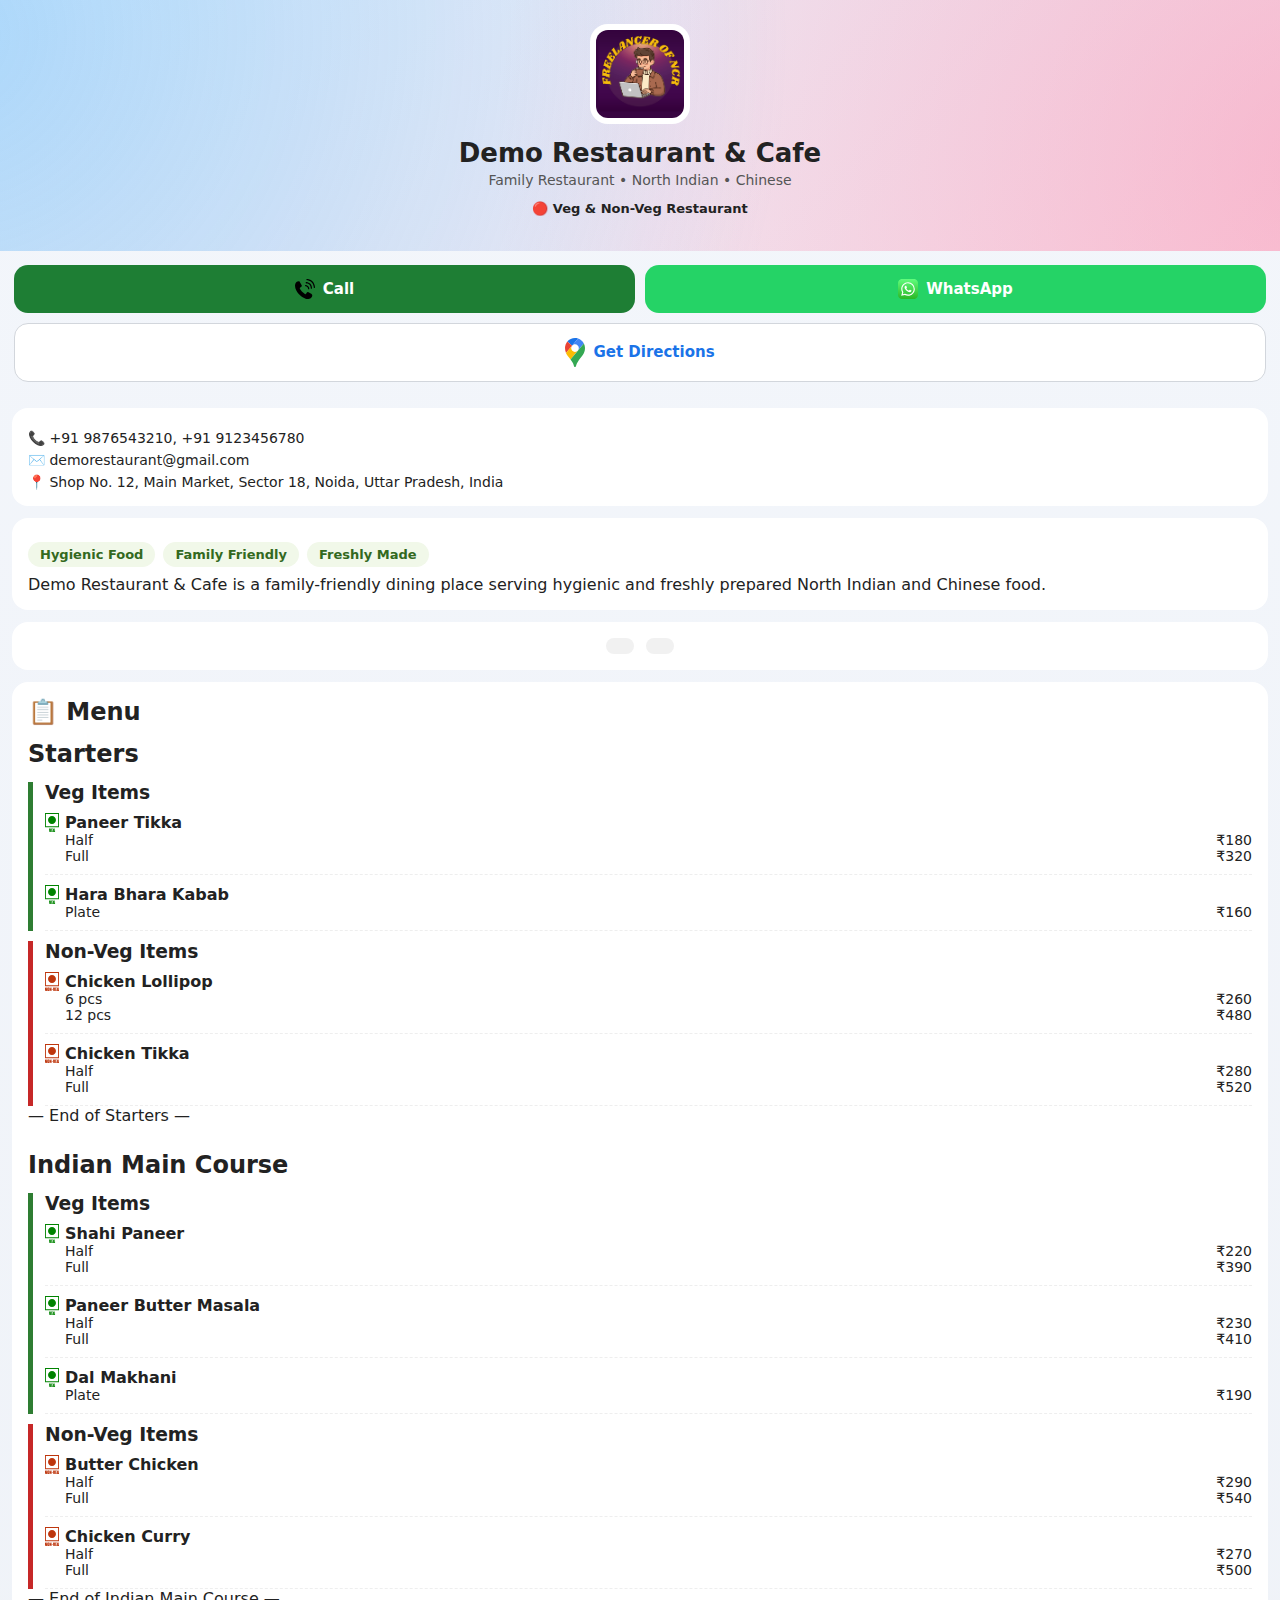
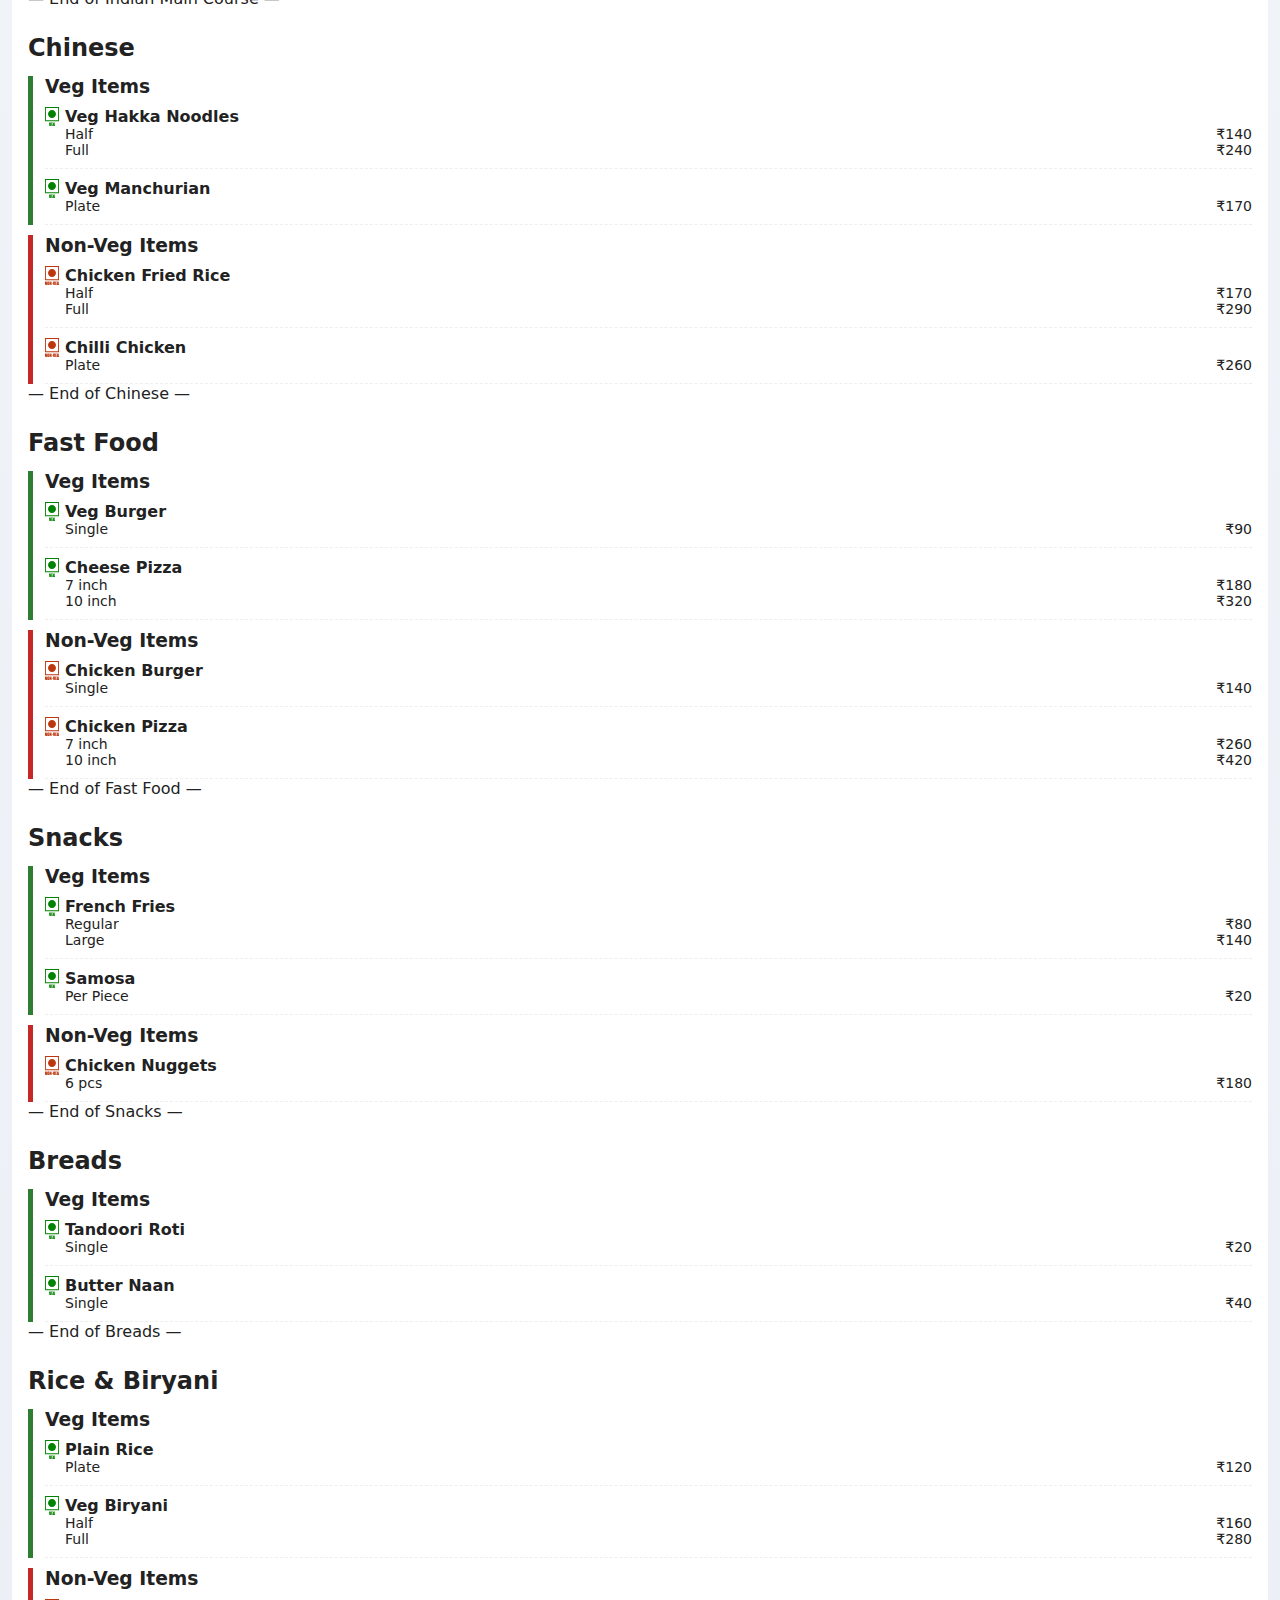
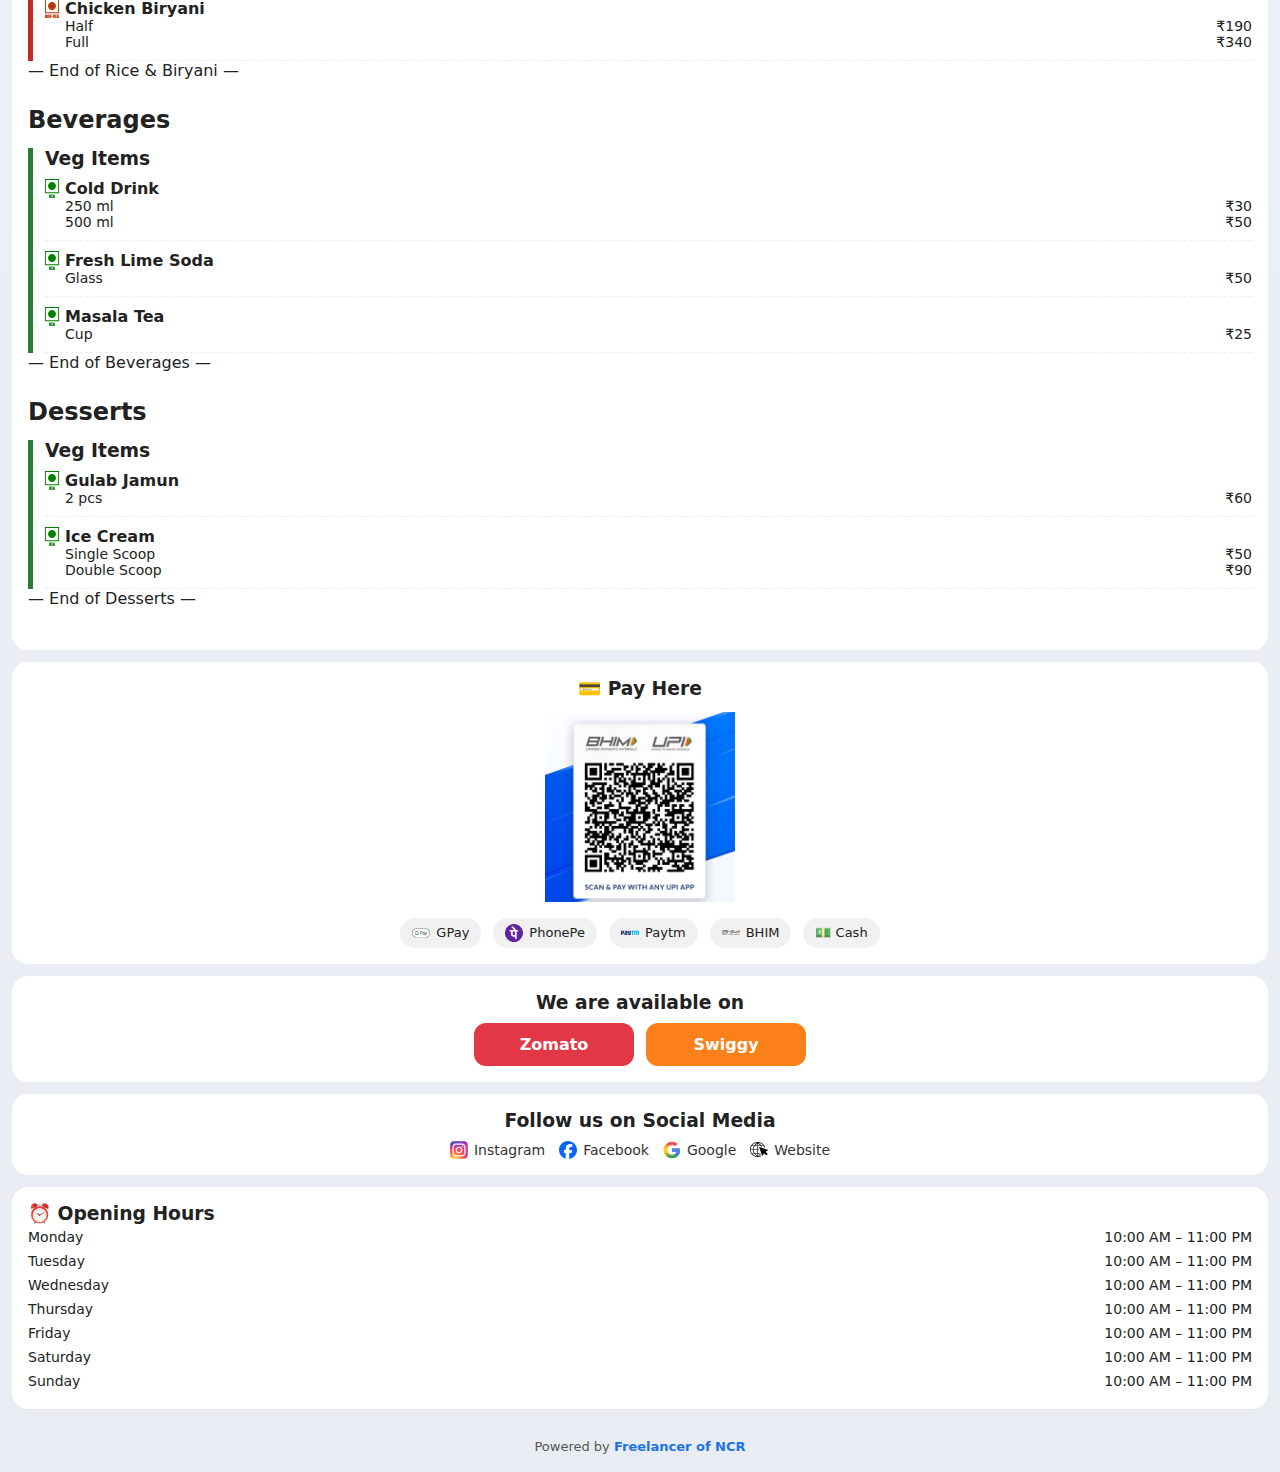
<file: menu/demo-restaurant/index.html>
<!DOCTYPE html>
<html lang="en">
<head>
<meta charset="UTF-8">
<meta name="viewport" content="width=device-width, initial-scale=1.0">
<title>Restaurant QR Menu</title>

<link rel="icon" href="/assets/images/favicon.png">

<style>
/* ======================================================
   GLOBAL RESET
====================================================== */
*{
  margin:0;
  padding:0;
  box-sizing:border-box;
  font-family:system-ui,-apple-system,Segoe UI,Roboto,Arial;
}
body{
  background:linear-gradient(180deg,#f3f6fb,#e9edf3);
  color:#222;
}
a{text-decoration:none}

/* ======================================================
   HEADER (Animated background)
====================================================== */
.header{
  position:relative;
  text-align:center;
  padding:24px 14px 30px;
  overflow:hidden;
  background:linear-gradient(135deg,#e3f2fd,#fce4ec);
}
.header::before{
  content:"";
  position:absolute;
  inset:-40%;
  background:
    radial-gradient(circle at 20% 30%,rgba(66,165,245,.35),transparent 45%),
    radial-gradient(circle at 80% 60%,rgba(240,98,146,.35),transparent 45%);
  animation:floatBg 14s linear infinite;
}
@keyframes floatBg{
  0%{transform:translateY(0)}
  50%{transform:translateY(40px)}
  100%{transform:translateY(0)}
}
.header > *{position:relative; z-index:2}

#restaurantLogo{
  width:100px;
  height:100px;
  object-fit:contain;
  border-radius:18px;
  background:#fff;
  padding:6px;
  margin-bottom:10px;
}
#restaurantName{
  font-size:26px;
  font-weight:800;
}
#categoryLine{
  font-size:14px;
  color:#555;
  margin-top:4px;
}

/* Badge */
.badge{
  display:inline-block;
  margin-top:8px;
  font-size:13px;
  padding:5px 12px;
  border-radius:999px;
  font-weight:600;
}
.veg-badge{background:#e8f5e9;color:#2e7d32}
.nonveg-badge{background:#fdecea;color:#c62828}

/* ======================================================
   CTA BUTTONS
====================================================== */
.quick-actions{
  padding:14px;
  display:grid;
  gap:10px;
}
.action-row{
  display:flex;
  gap:10px;
}
.action-btn{
  flex:1;
  display:flex;
  align-items:center;
  justify-content:center;
  gap:8px;
  padding:14px;
  border-radius:14px;
  font-size:15px;
  font-weight:700;
}
.action-btn img{width:20px}

.call{background:#1e7e34;color:#fff;animation:pulse 1.6s infinite}
.whatsapp{background:#25d366;color:#fff;animation:pulse 1.6s infinite}
.location-btn{background:#fff;color:#1a73e8;border:1px solid #d2d6dc}

@keyframes pulse{
  0%{transform:scale(1)}
  50%{transform:scale(1.05)}
  100%{transform:scale(1)}
}

/* ======================================================
   CARD
====================================================== */
.card{
  background:#fff;
  margin:12px;
  padding:16px;
  border-radius:16px;
}

/* ======================================================
   CONTACT
====================================================== */
.contact-line{
  font-size:14px;
  margin-top:6px;
}

/* ======================================================
   TRUST
====================================================== */
#badgeContainer{
  display:flex;
  flex-wrap:wrap;
  gap:8px;
  margin-bottom:8px;
}
#badgeContainer .badge{
  background:#f1f8e9;
  color:#33691e;
}

/* ======================================================
   SERVICE (Delivery / Dine-in)
====================================================== */
.service-badges{
  display:flex;
  gap:12px;
  justify-content:center;
}
.service-badges div{
  padding:8px 14px;
  border-radius:999px;
  font-size:14px;
  font-weight:600;
  background:#f1f1f1;
}

/* ======================================================
   MENU
====================================================== */
.menu-wrapper h2{
  font-size:24px;
  margin-bottom:14px;
}
.menu-category{
  margin-bottom:26px;
}
.category-title{
  font-size:21px;
  font-weight:800;
  margin-bottom:8px;
  padding:8px 10px;
  border-radius:10px;
  background:linear-gradient(90deg,#eef3ff,#ffffff);
}
.menu-block{
  margin-top:10px;
  padding-left:12px;
}
.menu-block.veg{border-left:5px solid #2e7d32}
.menu-block.nonveg{border-left:5px solid #c62828}
.veg-title{color:#2e7d32;font-size:17px;font-weight:700;margin-bottom:6px}
.nonveg-title{color:#c62828;font-size:17px;font-weight:700;margin-bottom:6px}
.menu-item{
  padding:10px 0;
  border-bottom:1px dashed #eee;
}
.item-header{
  display:flex;
  align-items:center;
  gap:6px;
}
.food-icon{width:14px}
.price-line{
  display:flex;
  justify-content:space-between;
  font-size:14px;
  margin-left:20px;
}
.item-desc{
  font-size:12px;
  color:#666;
  margin-left:20px;
}
.menu-section-divider{
  height:2px;
  background:linear-gradient(to right,transparent,#bbb,transparent);
  margin-top:16px;
}

/* ======================================================
   PAYMENT
====================================================== */
.payment-section{text-align:center}
#paymentQR{
  width:190px;
  height:190px;
  object-fit:contain;
  margin:12px auto;
}
.payment-apps{
  display:flex;
  justify-content:center;
  gap:12px;
  flex-wrap:wrap;
}
.payment-apps span{
  display:flex;
  align-items:center;
  gap:6px;
  font-size:13px;
  background:#f1f1f1;
  padding:6px 12px;
  border-radius:999px;
}
.payment-apps img{width:18px}

/* ======================================================
   PLATFORMS
====================================================== */
.platform-buttons{
  display:flex;
  gap:12px;
  justify-content:center;
}
.platform-buttons a{
  flex:1;
  max-width:160px;
  text-align:center;
  padding:12px;
  border-radius:12px;
  color:#fff;
  font-weight:700;
}
.zomato{background:#e23744}
.swiggy{background:#fc8019}

/* ======================================================
   SOCIAL
====================================================== */
.social-section{
  display:flex;
  flex-wrap:wrap;
  gap:14px;
  justify-content:center;
}
.social-section a{
  display:flex;
  align-items:center;
  gap:6px;
  font-size:14px;
  color:#333;
}
.social-section img{width:18px}

/* ======================================================
   OPENING HOURS (LAST)
====================================================== */
.timing-row{
  display:flex;
  justify-content:space-between;
  font-size:14px;
  padding:4px 0;
}

/* ======================================================
   FOOTER
====================================================== */
.footer{
  text-align:center;
  padding:18px;
  font-size:13px;
  color:#555;
}
.footer a{
  color:#1a73e8;
  font-weight:700;
}
</style>
</head>

<body>

<!-- HEADER -->
<header class="header">
  <img id="restaurantLogo">
  <h1 id="restaurantName"></h1>
  <p id="categoryLine"></p>
</header>

<!-- CTA -->
<section class="quick-actions">
  <div class="action-row">
    <a id="callPrimary" class="action-btn call">
      <img src="/assets/icons/black-icons/call.svg"> Call
    </a>
    <a id="whatsappBtn" class="action-btn whatsapp">
      <img src="/assets/icons/color-icons/whatsapp.svg"> WhatsApp
    </a>
  </div>
  <a id="mapBtn" class="action-btn location-btn">
    <img src="/assets/icons/color-icons/google-map.svg"> Get Directions
  </a>
</section>

<!-- CONTACT -->
<section class="card">
  <div class="contact-line">📞 <span id="primaryPhoneText"></span>, <span id="secondaryPhoneText"></span></div>
  <div class="contact-line">✉️ <span id="emailText"></span></div>
  <div class="contact-line">📍 <span id="fullAddress"></span></div>
</section>

<!-- TRUST -->
<section class="card">
  <div id="badgeContainer"></div>
  <p id="aboutText"></p>
</section>

<!-- DELIVERY / DINE-IN -->
<section class="card">
  <div class="service-badges">
    <div id="deliveryInfo"></div>
    <div id="dineInInfo"></div>
  </div>
</section>

<!-- MENU -->
<main class="card menu-wrapper">
  <h2>📋 Menu</h2>
  <div id="menuContainer"></div>
</main>

<!-- PAYMENT -->
<section class="card payment-section">
  <h3>💳 Pay Here</h3>
  <img id="paymentQR">
  <div class="payment-apps">
    <span><img src="/assets/icons/color-icons/google-pay.svg"> GPay</span>
    <span><img src="/assets/icons/color-icons/phonepe.svg"> PhonePe</span>
    <span><img src="/assets/icons/color-icons/paytm.svg"> Paytm</span>
    <span><img src="/assets/icons/color-icons/bhim-app.svg"> BHIM</span>
    <span>💵 Cash</span>
  </div>
</section>

<!-- PLATFORMS -->
<section class="card">
  <h3 style="text-align:center;margin-bottom:10px">We are available on</h3>
  <div class="platform-buttons">
    <a id="zomatoBtn" class="zomato">Zomato</a>
    <a id="swiggyBtn" class="swiggy">Swiggy</a>
  </div>
</section>

<!-- SOCIAL -->
<section class="card">
  <h3 style="text-align:center;margin-bottom:10px">Follow us on Social Media</h3>
  <div id="socialSection" class="social-section">
    <a id="instaIcon"><img src="/assets/icons/color-icons/instagram.svg">Instagram</a>
    <a id="fbIcon"><img src="/assets/icons/color-icons/facebook.svg">Facebook</a>
    <a id="googleIcon"><img src="/assets/icons/color-icons/google-color.svg">Google</a>
    <a id="websiteIcon"><img src="/assets/icons/black-icons/globe.svg">Website</a>
  </div>
</section>

<!-- OPENING HOURS (LAST) -->
<section class="card">
  <h3>⏰ Opening Hours</h3>
  <div id="timingBox"></div>
</section>

<footer class="footer">
  Powered by
  <a href="https://freelancerofncr.github.io/qr-menu.html" target="_blank">
    Freelancer of NCR
  </a>
</footer>

<script src="./js/app.js"></script>
</body>
</html>
</file>
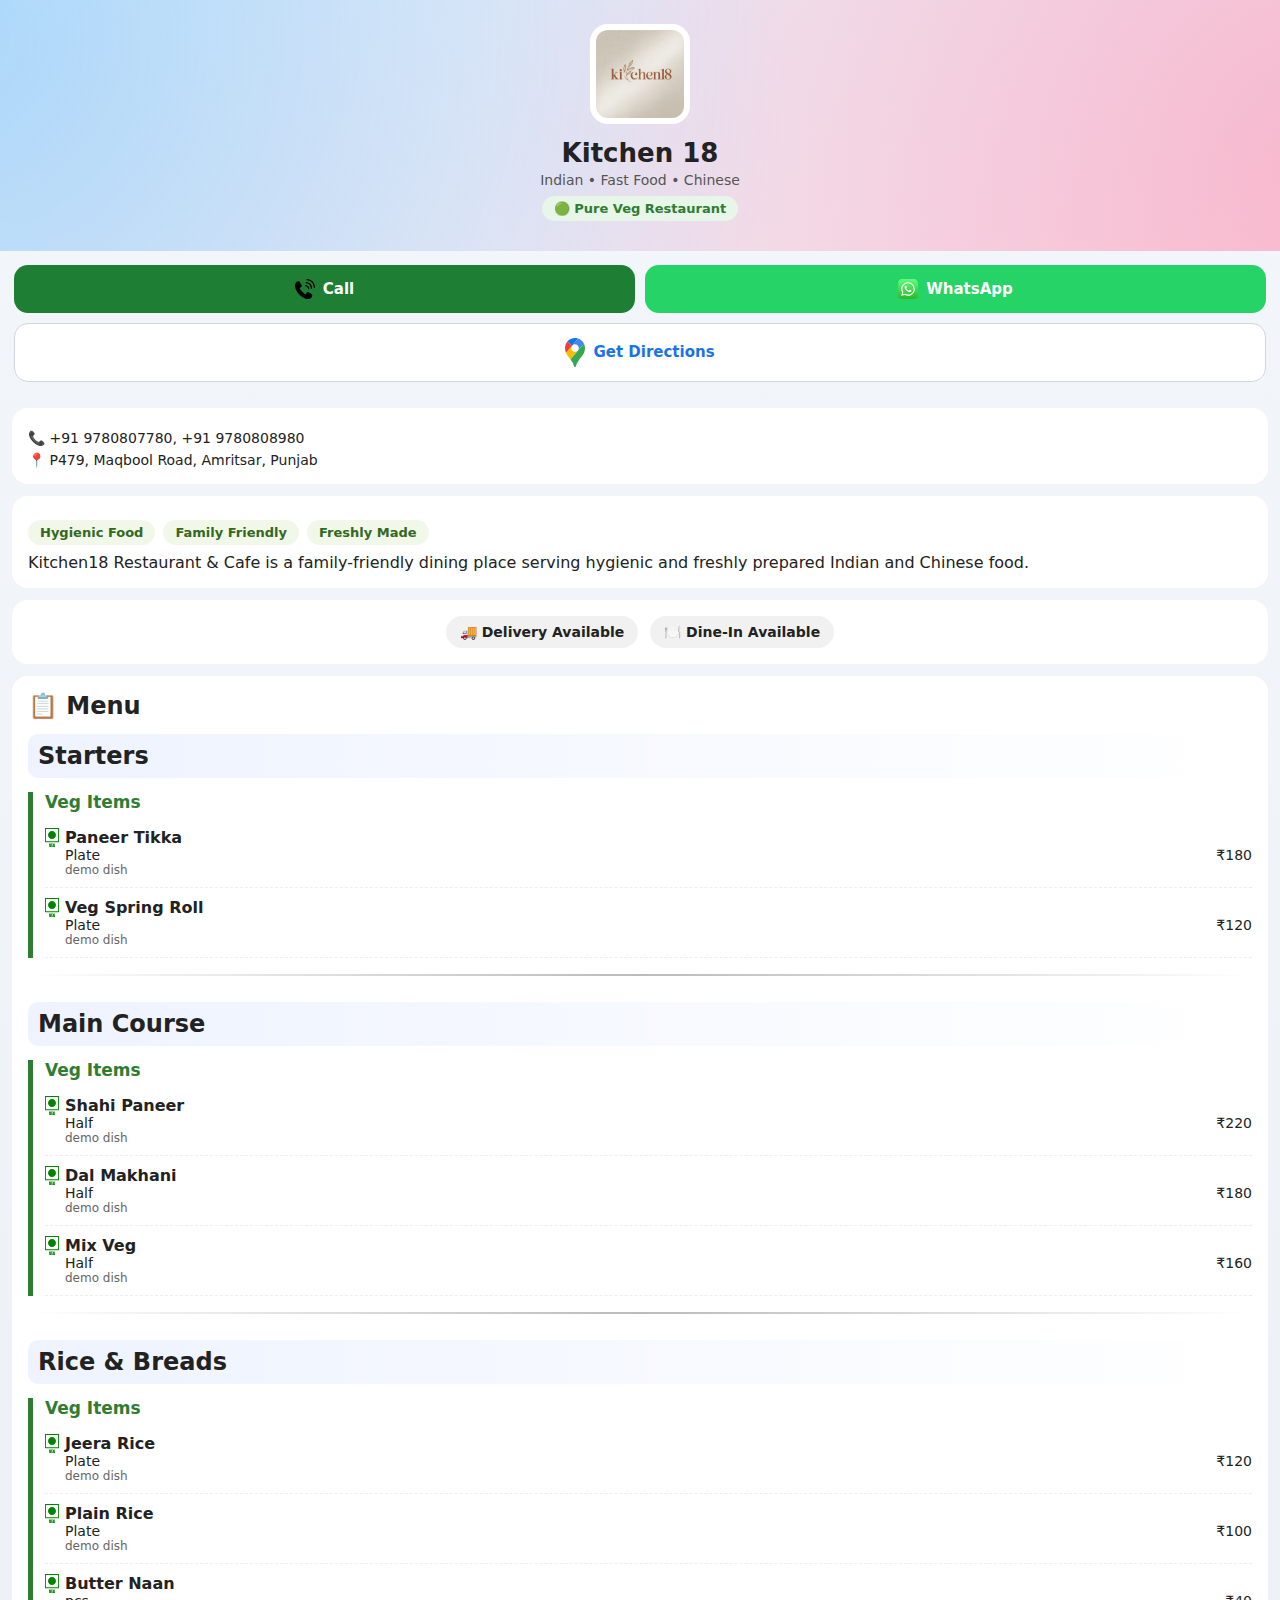
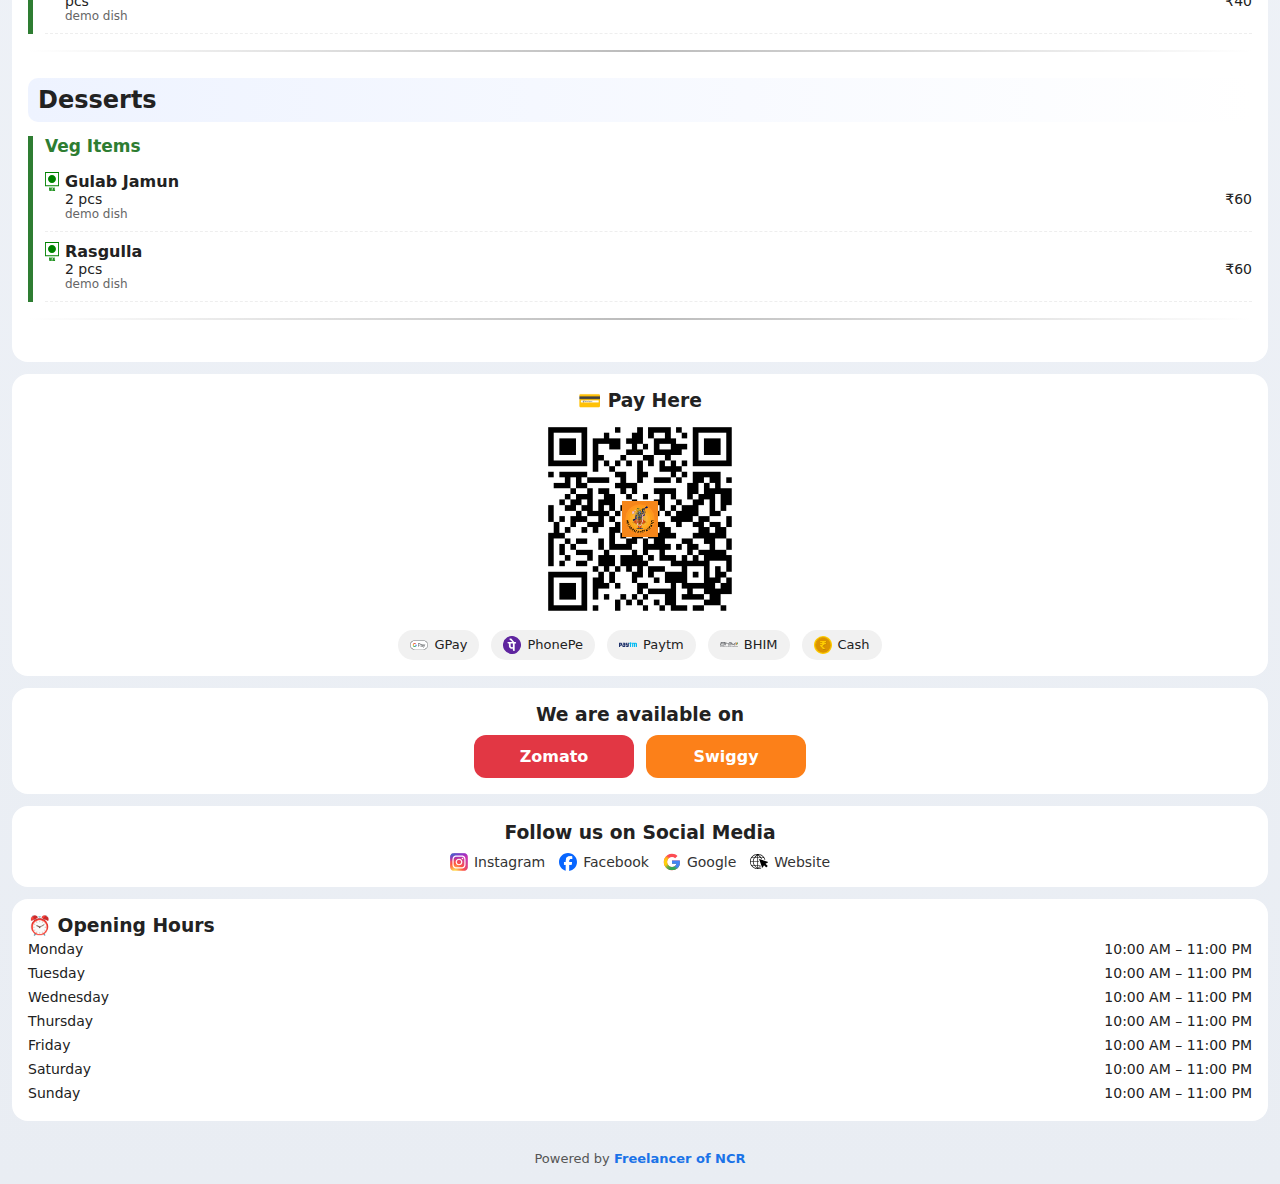
<file: menu/kitchen18/index.html>
<!DOCTYPE html>
<html lang="en">
<head>
<meta charset="UTF-8">
<meta name="viewport" content="width=device-width, initial-scale=1.0">
<title>Kitchen 18 Menu</title>

<link rel="icon" href="/assets/images/favicon.png">

<style>
/* ======================================================
   GLOBAL RESET
====================================================== */
*{
  margin:0;
  padding:0;
  box-sizing:border-box;
  font-family:system-ui,-apple-system,Segoe UI,Roboto,Arial;
}
body{
  background:linear-gradient(180deg,#f3f6fb,#e9edf3);
  color:#222;
}
a{text-decoration:none}

/* ======================================================
   HEADER (Animated background)
====================================================== */
.header{
  position:relative;
  text-align:center;
  padding:24px 14px 30px;
  overflow:hidden;
  background:linear-gradient(135deg,#e3f2fd,#fce4ec);
}
.header::before{
  content:"";
  position:absolute;
  inset:-40%;
  background:
    radial-gradient(circle at 20% 30%,rgba(66,165,245,.35),transparent 45%),
    radial-gradient(circle at 80% 60%,rgba(240,98,146,.35),transparent 45%);
  animation:floatBg 14s linear infinite;
}
@keyframes floatBg{
  0%{transform:translateY(0)}
  50%{transform:translateY(40px)}
  100%{transform:translateY(0)}
}
.header > *{position:relative; z-index:2}

#restaurantLogo{
  width:100px;
  height:100px;
  object-fit:contain;
  border-radius:18px;
  background:#fff;
  padding:6px;
  margin-bottom:10px;
}
#restaurantName{
  font-size:26px;
  font-weight:800;
}
#categoryLine{
  font-size:14px;
  color:#555;
  margin-top:4px;
}

/* Badge */
.badge{
  display:inline-block;
  margin-top:8px;
  font-size:13px;
  padding:5px 12px;
  border-radius:999px;
  font-weight:600;
}
.veg-badge{background:#e8f5e9;color:#2e7d32}
.nonveg-badge{background:#fdecea;color:#c62828}

/* ======================================================
   CTA BUTTONS
====================================================== */
.quick-actions{
  padding:14px;
  display:grid;
  gap:10px;
}
.action-row{
  display:flex;
  gap:10px;
}
.action-btn{
  flex:1;
  display:flex;
  align-items:center;
  justify-content:center;
  gap:8px;
  padding:14px;
  border-radius:14px;
  font-size:15px;
  font-weight:700;
}
.action-btn img{width:20px}

.call{background:#1e7e34;color:#fff;animation:pulse 1.6s infinite}
.whatsapp{background:#25d366;color:#fff;animation:pulse 1.6s infinite}
.location-btn{background:#fff;color:#1a73e8;border:1px solid #d2d6dc}

@keyframes pulse{
  0%{transform:scale(1)}
  50%{transform:scale(1.05)}
  100%{transform:scale(1)}
}

/* ======================================================
   CARD
====================================================== */
.card{
  background:#fff;
  margin:12px;
  padding:16px;
  border-radius:16px;
}

/* ======================================================
   CONTACT
====================================================== */
.contact-line{
  font-size:14px;
  margin-top:6px;
}

/* ======================================================
   TRUST
====================================================== */
#badgeContainer{
  display:flex;
  flex-wrap:wrap;
  gap:8px;
  margin-bottom:8px;
}
#badgeContainer .badge{
  background:#f1f8e9;
  color:#33691e;
}

/* ======================================================
   SERVICE (Delivery / Dine-in)
====================================================== */
.service-badges{
  display:flex;
  gap:12px;
  justify-content:center;
}
.service-badges div{
  padding:8px 14px;
  border-radius:999px;
  font-size:14px;
  font-weight:600;
  background:#f1f1f1;
}

/* ======================================================
   MENU
====================================================== */
.menu-wrapper h2{
  font-size:24px;
  margin-bottom:14px;
}
.menu-category{
  margin-bottom:26px;
}
.category-title{
  font-size:21px;
  font-weight:800;
  margin-bottom:8px;
  padding:8px 10px;
  border-radius:10px;
  background:linear-gradient(90deg,#eef3ff,#ffffff);
}
.menu-block{
  margin-top:10px;
  padding-left:12px;
}
.menu-block.veg{border-left:5px solid #2e7d32}
.menu-block.nonveg{border-left:5px solid #c62828}
.veg-title{color:#2e7d32;font-size:17px;font-weight:700;margin-bottom:6px}
.nonveg-title{color:#c62828;font-size:17px;font-weight:700;margin-bottom:6px}
.menu-item{
  padding:10px 0;
  border-bottom:1px dashed #eee;
}
.item-header{
  display:flex;
  align-items:center;
  gap:6px;
}
.food-icon{width:14px}
.price-line{
  display:flex;
  justify-content:space-between;
  font-size:14px;
  margin-left:20px;
}
.item-desc{
  font-size:12px;
  color:#666;
  margin-left:20px;
}
.menu-section-divider{
  height:2px;
  background:linear-gradient(to right,transparent,#bbb,transparent);
  margin-top:16px;
}

/* ======================================================
   PAYMENT
====================================================== */
.payment-section{text-align:center}
#paymentQR{
  width:190px;
  height:190px;
  object-fit:contain;
  margin:12px auto;
}
.payment-apps{
  display:flex;
  justify-content:center;
  gap:12px;
  flex-wrap:wrap;
}
.payment-apps span{
  display:flex;
  align-items:center;
  gap:6px;
  font-size:13px;
  background:#f1f1f1;
  padding:6px 12px;
  border-radius:999px;
}
.payment-apps img{width:18px}

/* ======================================================
   PLATFORMS
====================================================== */
.platform-buttons{
  display:flex;
  gap:12px;
  justify-content:center;
}
.platform-buttons a{
  flex:1;
  max-width:160px;
  text-align:center;
  padding:12px;
  border-radius:12px;
  color:#fff;
  font-weight:700;
}
.zomato{background:#e23744}
.swiggy{background:#fc8019}

/* ======================================================
   SOCIAL
====================================================== */
.social-section{
  display:flex;
  flex-wrap:wrap;
  gap:14px;
  justify-content:center;
}
.social-section a{
  display:flex;
  align-items:center;
  gap:6px;
  font-size:14px;
  color:#333;
}
.social-section img{width:18px}

/* ======================================================
   OPENING HOURS (LAST)
====================================================== */
.timing-row{
  display:flex;
  justify-content:space-between;
  font-size:14px;
  padding:4px 0;
}

/* ======================================================
   FOOTER
====================================================== */
.footer{
  text-align:center;
  padding:18px;
  font-size:13px;
  color:#555;
}
.footer a{
  color:#1a73e8;
  font-weight:700;
}
</style>
</head>

<body>

<!-- HEADER -->
<header class="header">
  <img id="restaurantLogo">
  <h1 id="restaurantName"></h1>
  <p id="categoryLine"></p>
</header>

<!-- CTA -->
<section class="quick-actions">
  <div class="action-row">
    <a id="callPrimary" class="action-btn call">
      <img src="/assets/icons/black-icons/call.svg"> Call
    </a>
    <a id="whatsappBtn" class="action-btn whatsapp">
      <img src="/assets/icons/color-icons/whatsapp.svg"> WhatsApp
    </a>
  </div>
  <a id="mapBtn" class="action-btn location-btn">
    <img src="/assets/icons/color-icons/google-map.svg"> Get Directions
  </a>
</section>

<!-- CONTACT -->
<section class="card">
  <div class="contact-line">📞 <span id="primaryPhoneText"></span>, <span id="secondaryPhoneText"></span></div>
  <div class="contact-line">✉️ <span id="emailText"></span></div>
  <div class="contact-line">📍 <span id="fullAddress"></span></div>
</section>

<!-- TRUST -->
<section class="card">
  <div id="badgeContainer"></div>
  <p id="aboutText"></p>
</section>

<!-- DELIVERY / DINE-IN -->
<section class="card">
  <div class="service-badges">
    <div id="deliveryInfo"></div>
    <div id="dineInInfo"></div>
  </div>
</section>

<!-- MENU -->
<main class="card menu-wrapper">
  <h2>📋 Menu</h2>
  <div id="menuContainer"></div>
</main>

<!-- PAYMENT -->
<section class="card payment-section">
  <h3>💳 Pay Here</h3>
  <img id="paymentQR">
  <div class="payment-apps">
    <span><img src="/assets/icons/color-icons/google-pay.svg"> GPay</span>
    <span><img src="/assets/icons/color-icons/phonepe.svg"> PhonePe</span>
    <span><img src="/assets/icons/color-icons/paytm.svg"> Paytm</span>
    <span><img src="/assets/icons/color-icons/bhim-app.svg"> BHIM</span>
    <span><img src="/assets/icons/color-icons/indian-rupee-coin.svg"> Cash</span>
  </div>
</section>

<!-- PLATFORMS -->
<section class="card">
  <h3 style="text-align:center;margin-bottom:10px">We are available on</h3>
  <div class="platform-buttons">
    <a id="zomatoBtn" class="zomato">Zomato</a>
    <a id="swiggyBtn" class="swiggy">Swiggy</a>
  </div>
</section>

<!-- SOCIAL -->
<section class="card">
  <h3 style="text-align:center;margin-bottom:10px">Follow us on Social Media</h3>
  <div id="socialSection" class="social-section">
    <a id="instaIcon"><img src="/assets/icons/color-icons/instagram.svg">Instagram</a>
    <a id="fbIcon"><img src="/assets/icons/color-icons/facebook.svg">Facebook</a>
    <a id="googleIcon"><img src="/assets/icons/color-icons/google-color.svg">Google</a>
    <a id="websiteIcon"><img src="/assets/icons/black-icons/globe.svg">Website</a>
  </div>
</section>

<!-- OPENING HOURS (LAST) -->
<section class="card">
  <h3>⏰ Opening Hours</h3>
  <div id="timingBox"></div>
</section>

<footer class="footer">
  Powered by
  <a href="https://freelancerofncr.github.io/qr-menu.html" target="_blank">
    Freelancer of NCR
  </a>
</footer>

<script src="./js/app.js"></script>
</body>
</html>
</file>
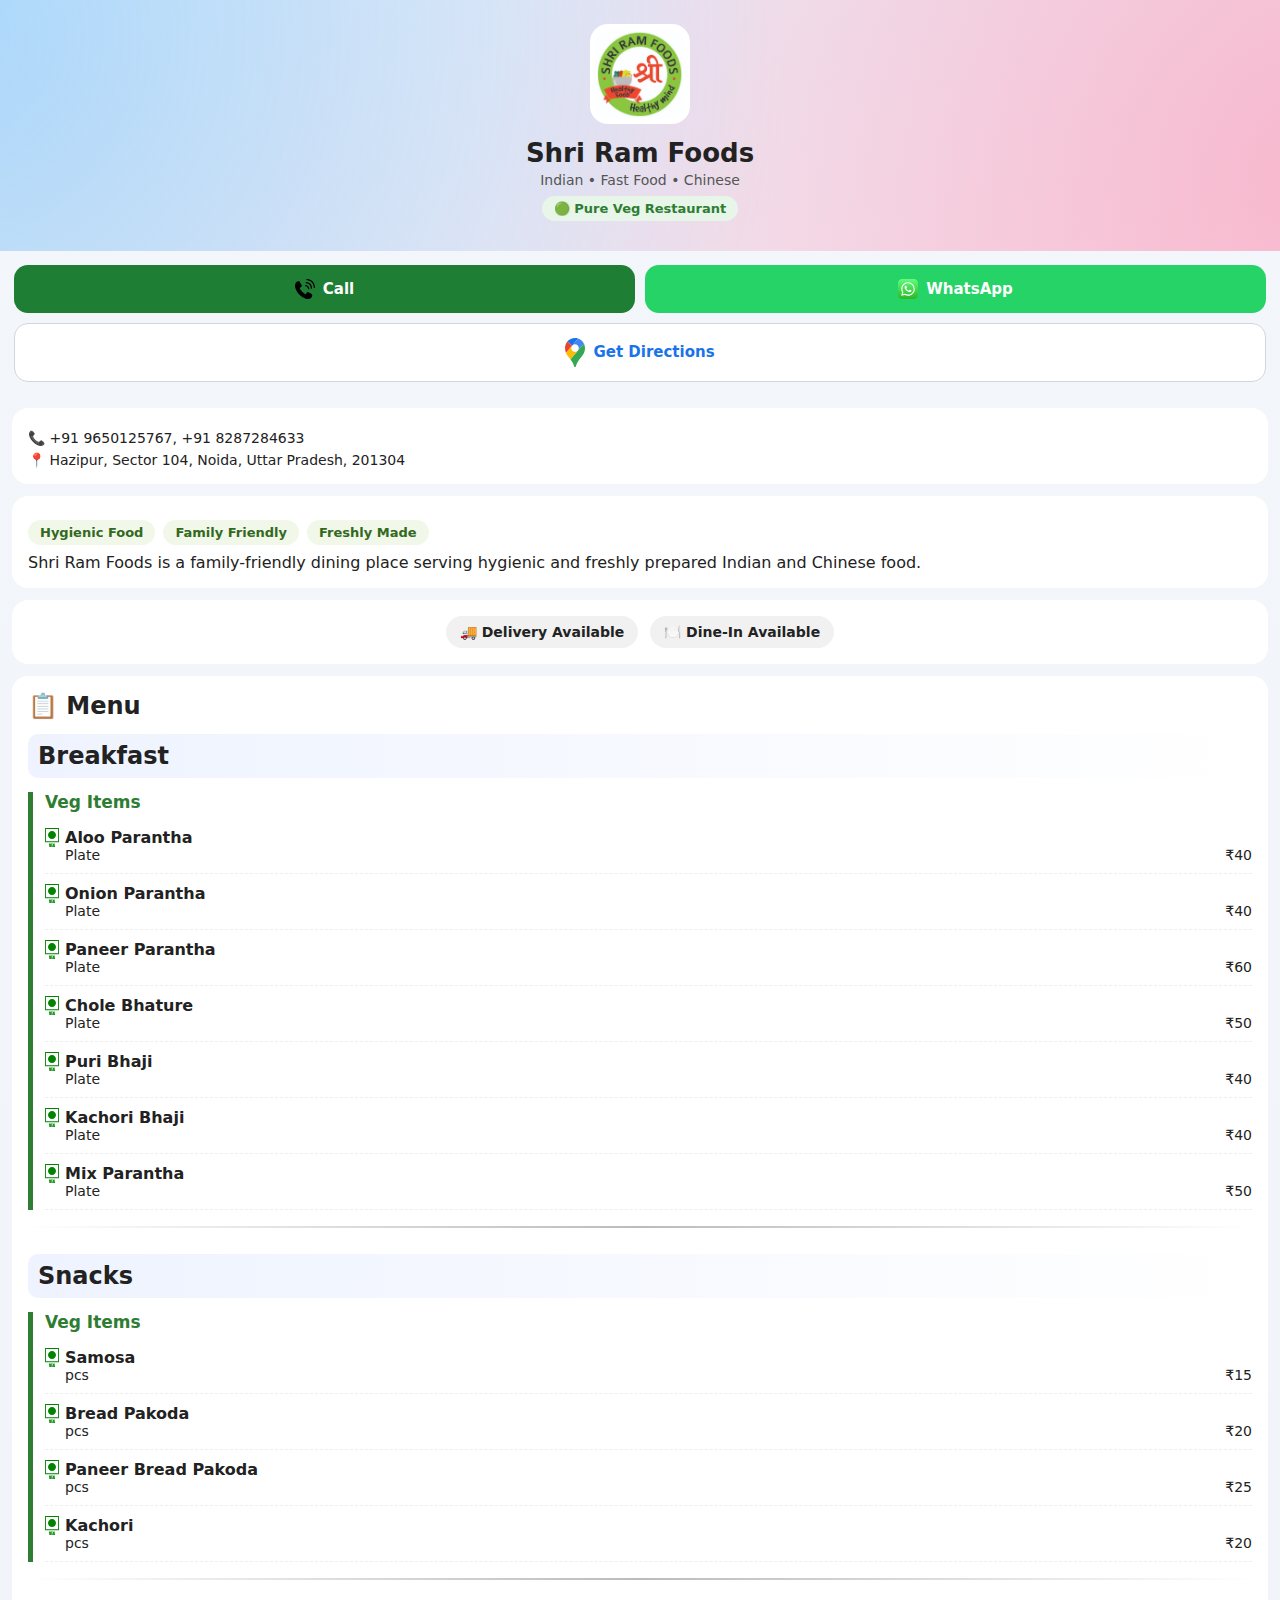
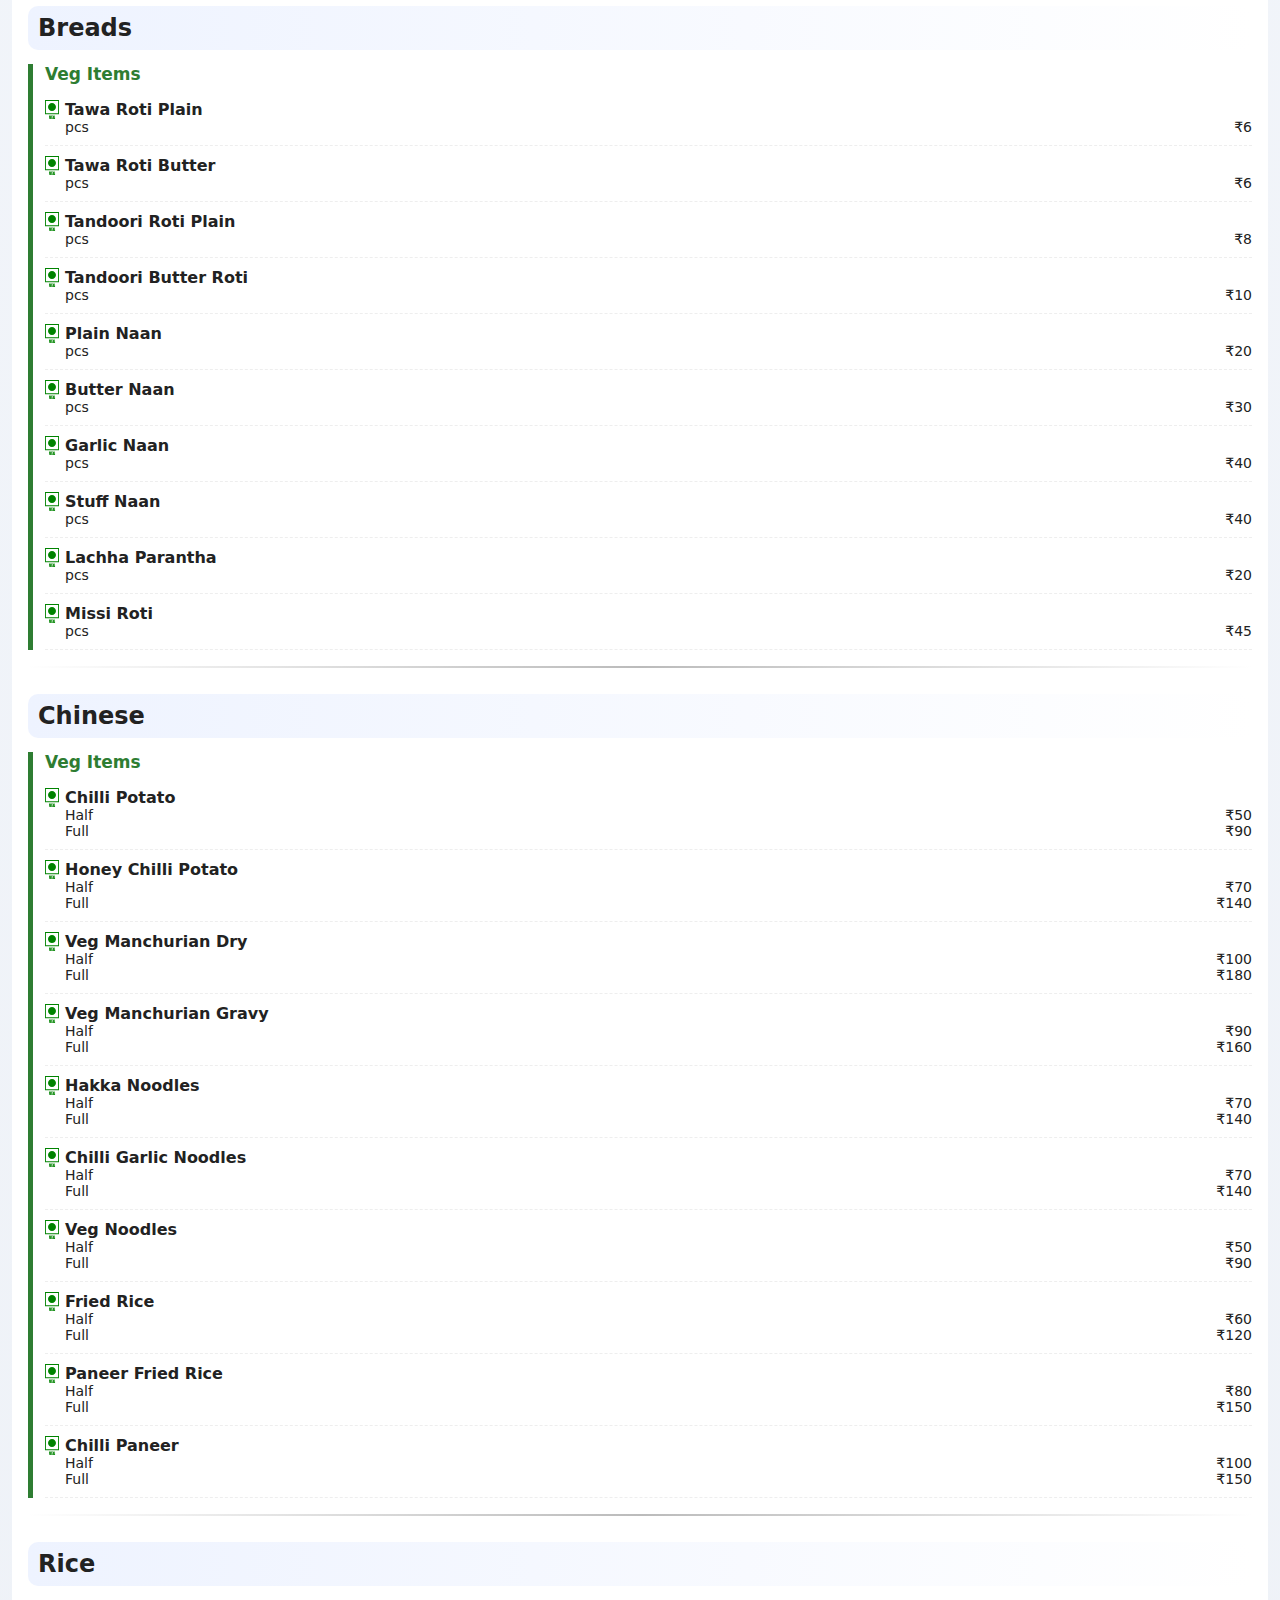
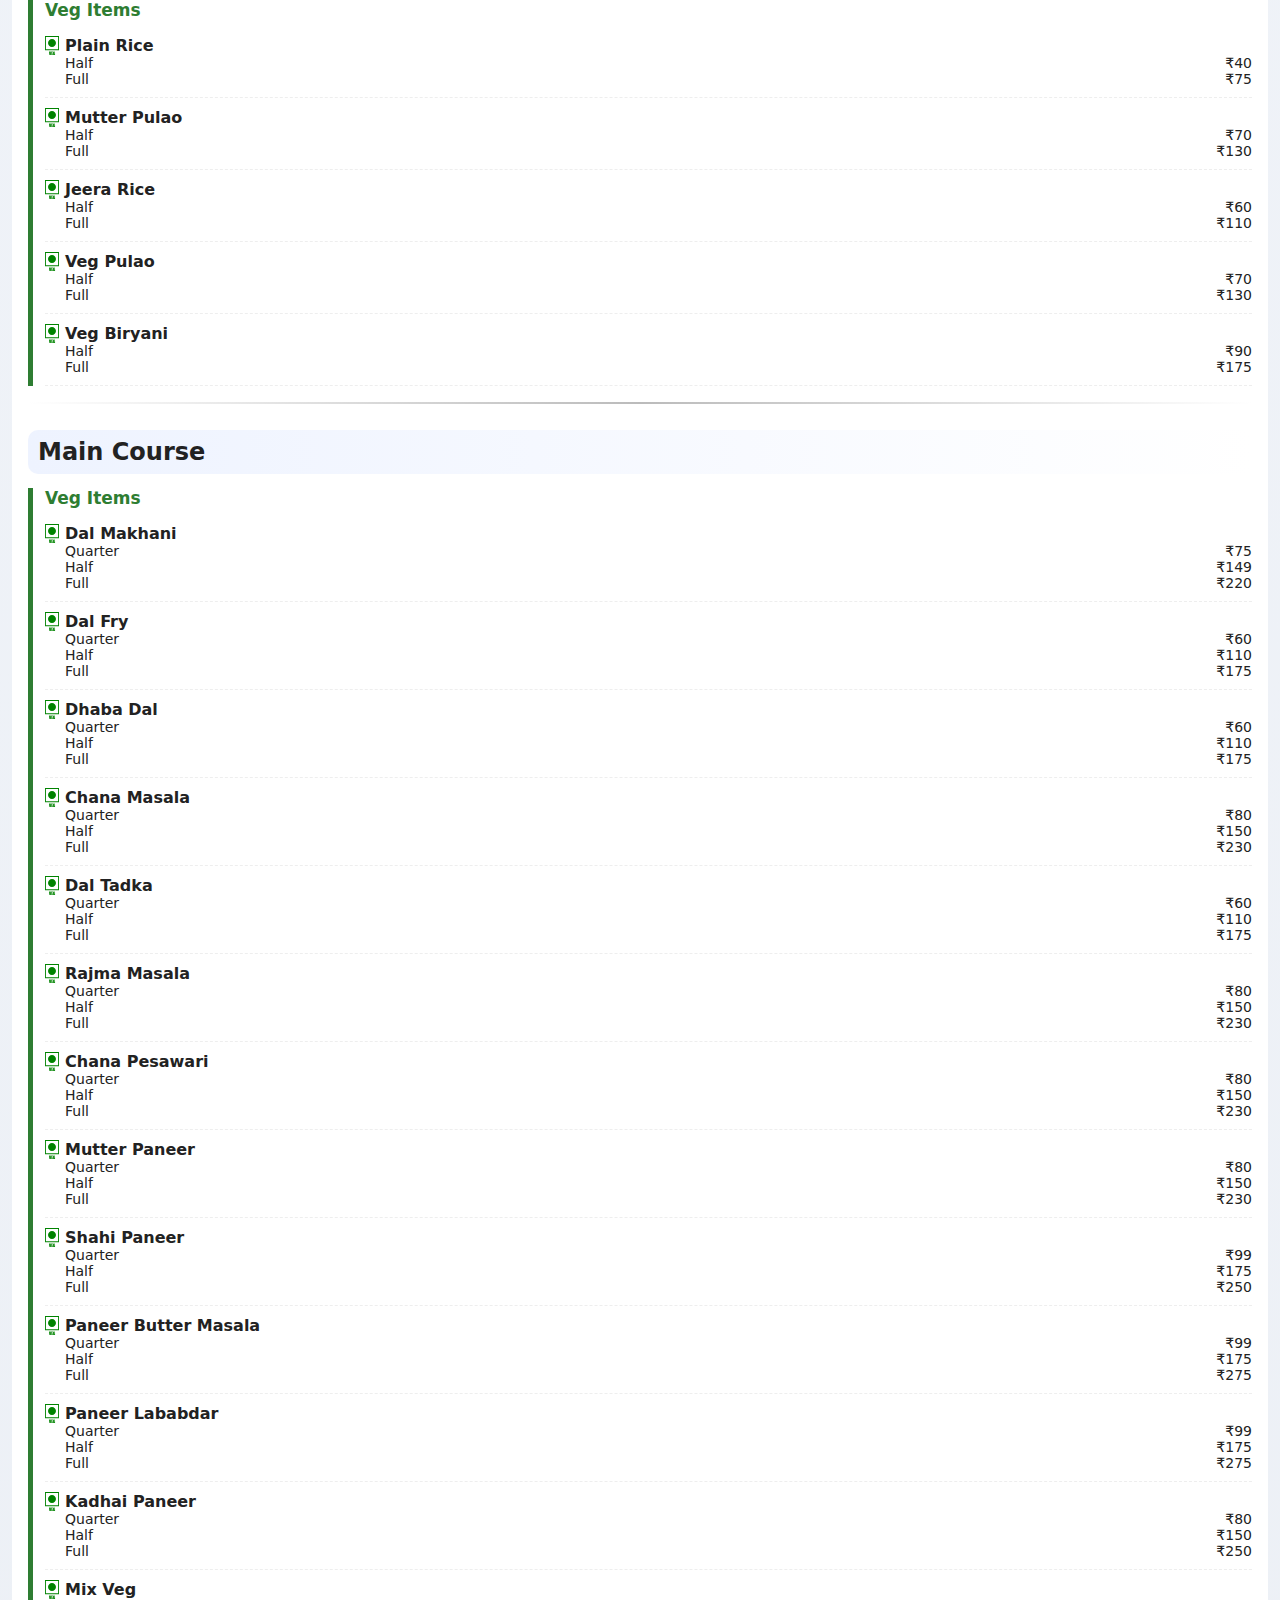
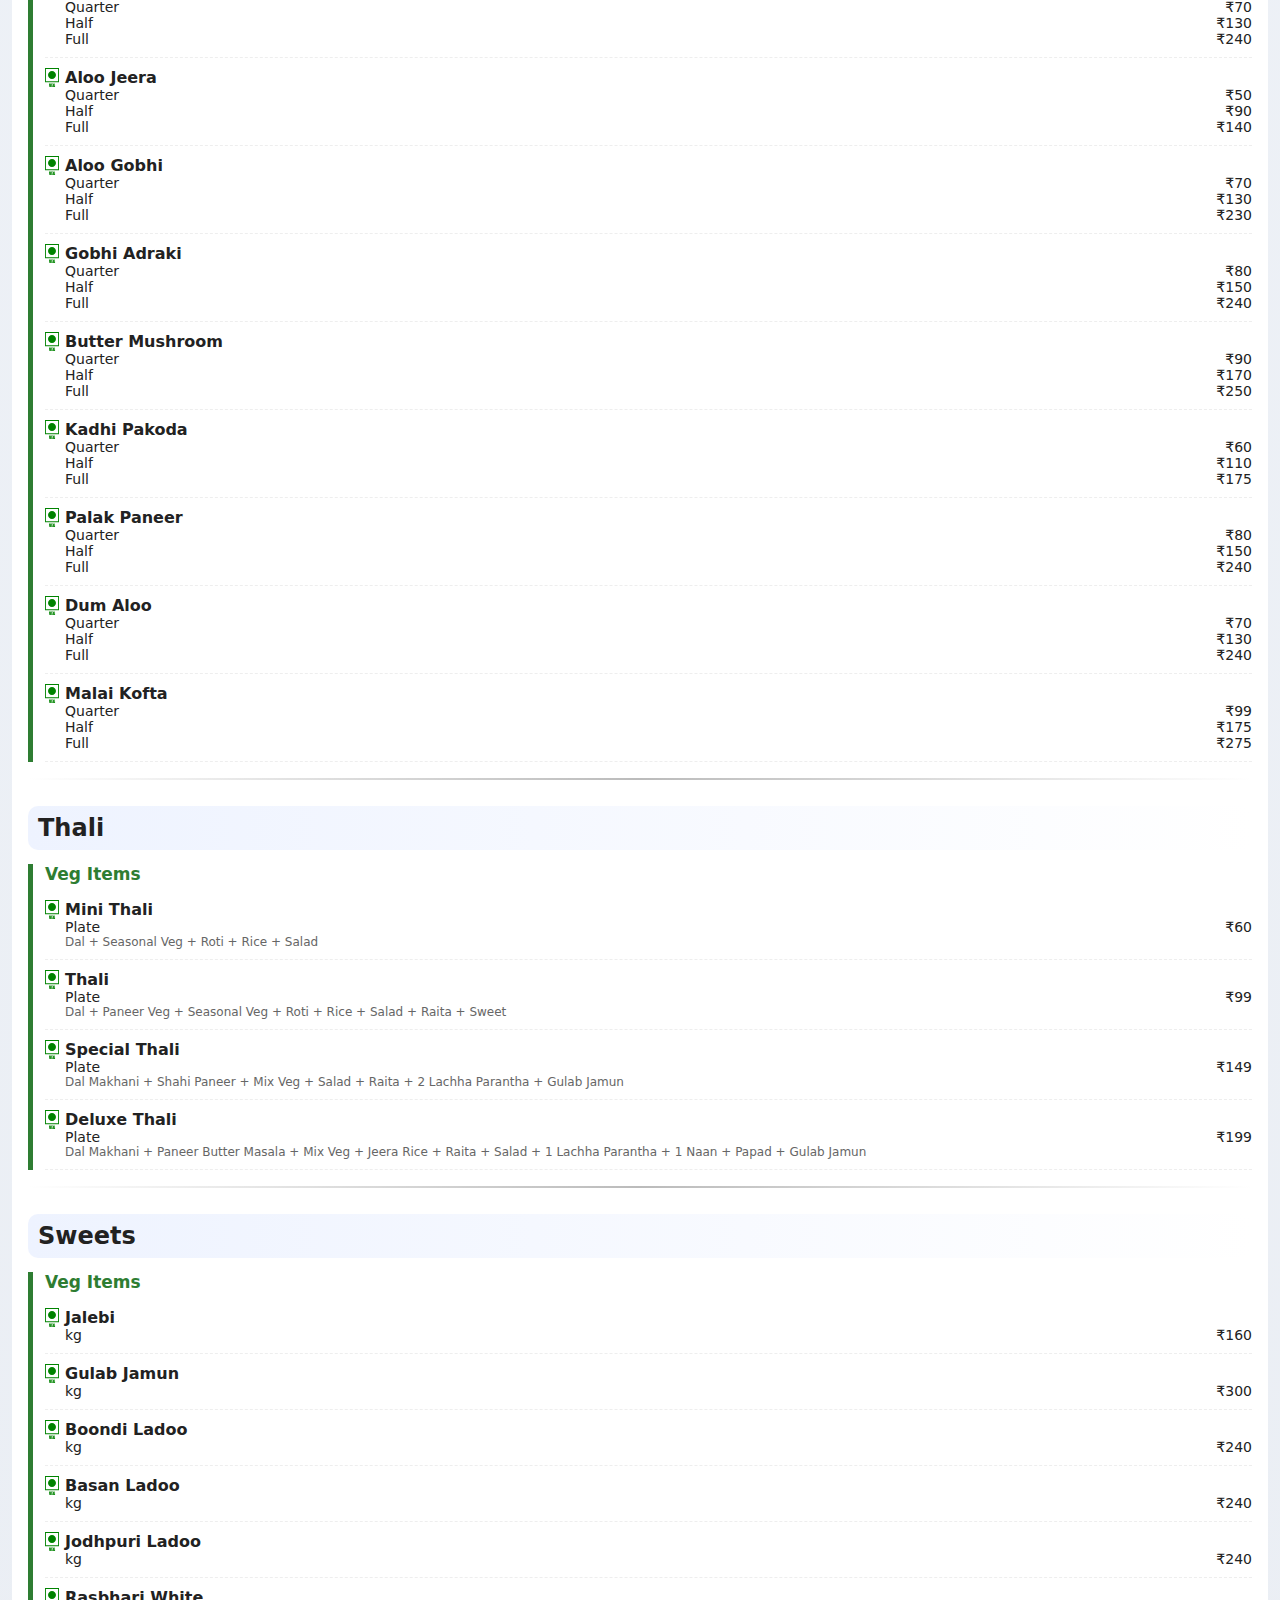
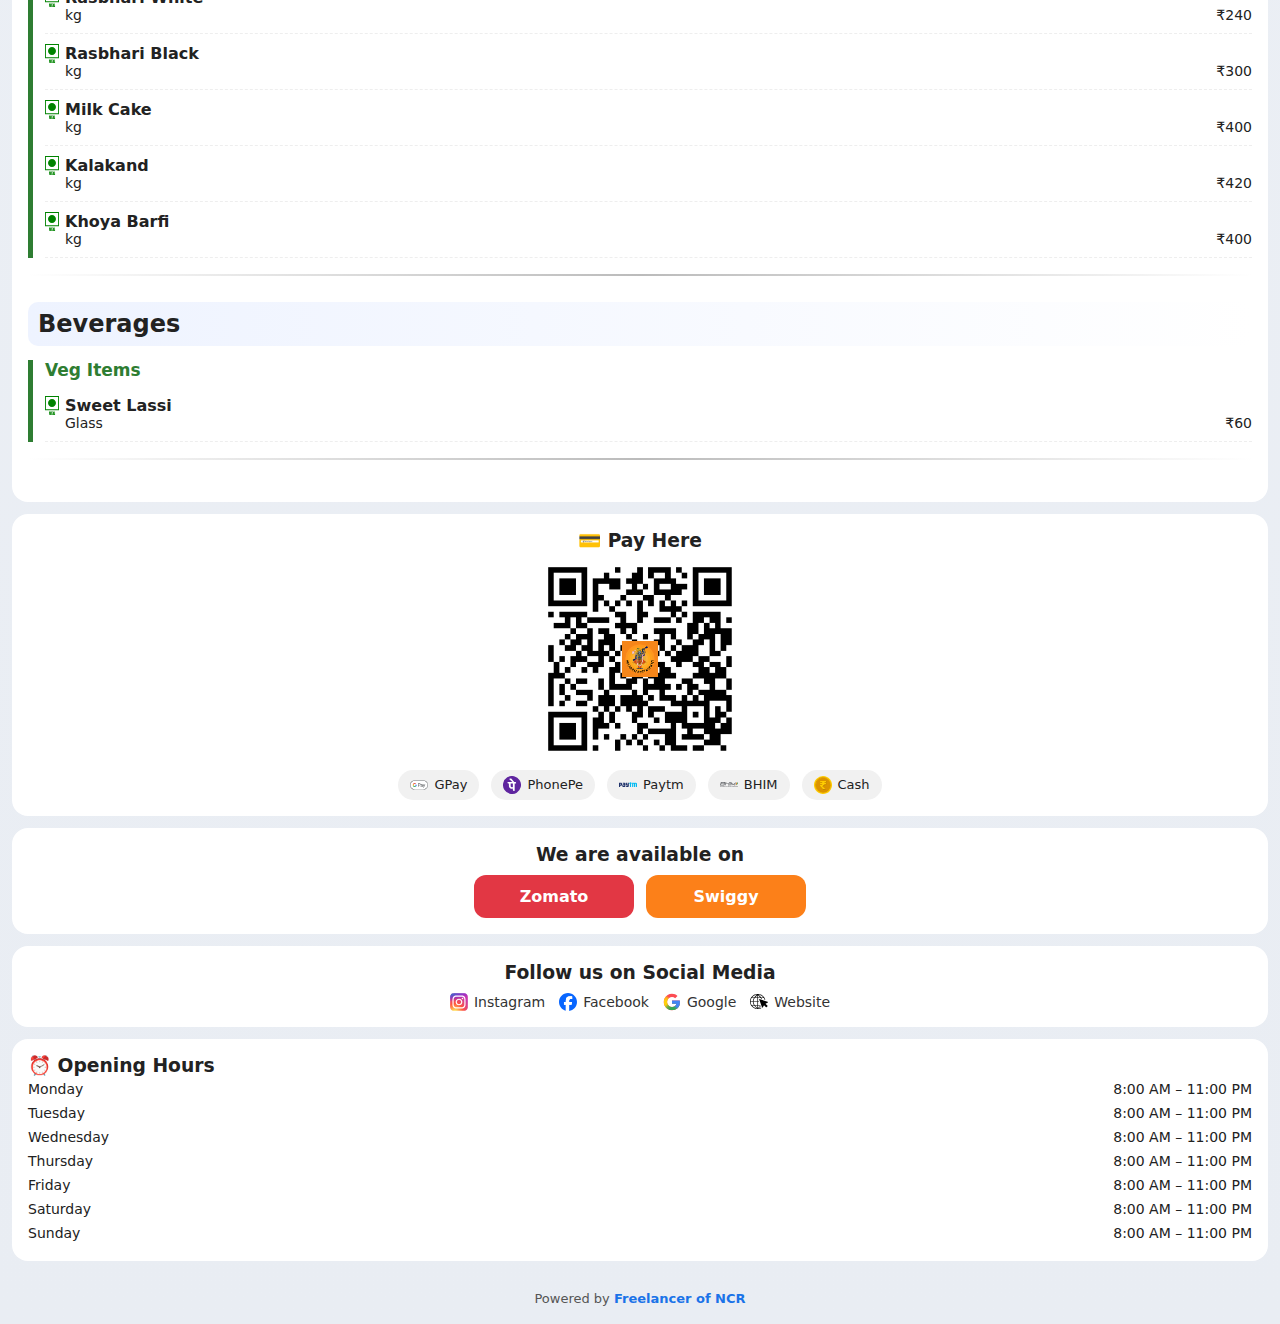
<file: menu/shriramfoods/index.html>
<!DOCTYPE html>
<html lang="en">
<head>
<meta charset="UTF-8">
<meta name="viewport" content="width=device-width, initial-scale=1.0">
<title>Shri Ram Foods</title>

<link rel="icon" href="/assets/images/favicon.png">

<style>
/* ======================================================
   GLOBAL RESET
====================================================== */
*{
  margin:0;
  padding:0;
  box-sizing:border-box;
  font-family:system-ui,-apple-system,Segoe UI,Roboto,Arial;
}
body{
  background:linear-gradient(180deg,#f3f6fb,#e9edf3);
  color:#222;
}
a{text-decoration:none}

/* ======================================================
   HEADER (Animated background)
====================================================== */
.header{
  position:relative;
  text-align:center;
  padding:24px 14px 30px;
  overflow:hidden;
  background:linear-gradient(135deg,#e3f2fd,#fce4ec);
}
.header::before{
  content:"";
  position:absolute;
  inset:-40%;
  background:
    radial-gradient(circle at 20% 30%,rgba(66,165,245,.35),transparent 45%),
    radial-gradient(circle at 80% 60%,rgba(240,98,146,.35),transparent 45%);
  animation:floatBg 14s linear infinite;
}
@keyframes floatBg{
  0%{transform:translateY(0)}
  50%{transform:translateY(40px)}
  100%{transform:translateY(0)}
}
.header > *{position:relative; z-index:2}

#restaurantLogo{
  width:100px;
  height:100px;
  object-fit:contain;
  border-radius:18px;
  background:#fff;
  padding:6px;
  margin-bottom:10px;
}
#restaurantName{
  font-size:26px;
  font-weight:800;
}
#categoryLine{
  font-size:14px;
  color:#555;
  margin-top:4px;
}

/* Badge */
.badge{
  display:inline-block;
  margin-top:8px;
  font-size:13px;
  padding:5px 12px;
  border-radius:999px;
  font-weight:600;
}
.veg-badge{background:#e8f5e9;color:#2e7d32}
.nonveg-badge{background:#fdecea;color:#c62828}

/* ======================================================
   CTA BUTTONS
====================================================== */
.quick-actions{
  padding:14px;
  display:grid;
  gap:10px;
}
.action-row{
  display:flex;
  gap:10px;
}
.action-btn{
  flex:1;
  display:flex;
  align-items:center;
  justify-content:center;
  gap:8px;
  padding:14px;
  border-radius:14px;
  font-size:15px;
  font-weight:700;
}
.action-btn img{width:20px}

.call{background:#1e7e34;color:#fff;animation:pulse 1.6s infinite}
.whatsapp{background:#25d366;color:#fff;animation:pulse 1.6s infinite}
.location-btn{background:#fff;color:#1a73e8;border:1px solid #d2d6dc}

@keyframes pulse{
  0%{transform:scale(1)}
  50%{transform:scale(1.05)}
  100%{transform:scale(1)}
}

/* ======================================================
   CARD
====================================================== */
.card{
  background:#fff;
  margin:12px;
  padding:16px;
  border-radius:16px;
}

/* ======================================================
   CONTACT
====================================================== */
.contact-line{
  font-size:14px;
  margin-top:6px;
}

/* ======================================================
   TRUST
====================================================== */
#badgeContainer{
  display:flex;
  flex-wrap:wrap;
  gap:8px;
  margin-bottom:8px;
}
#badgeContainer .badge{
  background:#f1f8e9;
  color:#33691e;
}

/* ======================================================
   SERVICE (Delivery / Dine-in)
====================================================== */
.service-badges{
  display:flex;
  gap:12px;
  justify-content:center;
}
.service-badges div{
  padding:8px 14px;
  border-radius:999px;
  font-size:14px;
  font-weight:600;
  background:#f1f1f1;
}

/* ======================================================
   MENU
====================================================== */
.menu-wrapper h2{
  font-size:24px;
  margin-bottom:14px;
}
.menu-category{
  margin-bottom:26px;
}
.category-title{
  font-size:21px;
  font-weight:800;
  margin-bottom:8px;
  padding:8px 10px;
  border-radius:10px;
  background:linear-gradient(90deg,#eef3ff,#ffffff);
}
.menu-block{
  margin-top:10px;
  padding-left:12px;
}
.menu-block.veg{border-left:5px solid #2e7d32}
.menu-block.nonveg{border-left:5px solid #c62828}
.veg-title{color:#2e7d32;font-size:17px;font-weight:700;margin-bottom:6px}
.nonveg-title{color:#c62828;font-size:17px;font-weight:700;margin-bottom:6px}
.menu-item{
  padding:10px 0;
  border-bottom:1px dashed #eee;
}
.item-header{
  display:flex;
  align-items:center;
  gap:6px;
}
.food-icon{width:14px}
.price-line{
  display:flex;
  justify-content:space-between;
  font-size:14px;
  margin-left:20px;
}
.item-desc{
  font-size:12px;
  color:#666;
  margin-left:20px;
}
.menu-section-divider{
  height:2px;
  background:linear-gradient(to right,transparent,#bbb,transparent);
  margin-top:16px;
}

/* ======================================================
   PAYMENT
====================================================== */
.payment-section{text-align:center}
#paymentQR{
  width:190px;
  height:190px;
  object-fit:contain;
  margin:12px auto;
}
.payment-apps{
  display:flex;
  justify-content:center;
  gap:12px;
  flex-wrap:wrap;
}
.payment-apps span{
  display:flex;
  align-items:center;
  gap:6px;
  font-size:13px;
  background:#f1f1f1;
  padding:6px 12px;
  border-radius:999px;
}
.payment-apps img{width:18px}

/* ======================================================
   PLATFORMS
====================================================== */
.platform-buttons{
  display:flex;
  gap:12px;
  justify-content:center;
}
.platform-buttons a{
  flex:1;
  max-width:160px;
  text-align:center;
  padding:12px;
  border-radius:12px;
  color:#fff;
  font-weight:700;
}
.zomato{background:#e23744}
.swiggy{background:#fc8019}

/* ======================================================
   SOCIAL
====================================================== */
.social-section{
  display:flex;
  flex-wrap:wrap;
  gap:14px;
  justify-content:center;
}
.social-section a{
  display:flex;
  align-items:center;
  gap:6px;
  font-size:14px;
  color:#333;
}
.social-section img{width:18px}

/* ======================================================
   OPENING HOURS (LAST)
====================================================== */
.timing-row{
  display:flex;
  justify-content:space-between;
  font-size:14px;
  padding:4px 0;
}

/* ======================================================
   FOOTER
====================================================== */
.footer{
  text-align:center;
  padding:18px;
  font-size:13px;
  color:#555;
}
.footer a{
  color:#1a73e8;
  font-weight:700;
}
</style>
</head>

<body>

<!-- HEADER -->
<header class="header">
  <img id="restaurantLogo">
  <h1 id="restaurantName"></h1>
  <p id="categoryLine"></p>
</header>

<!-- CTA -->
<section class="quick-actions">
  <div class="action-row">
    <a id="callPrimary" class="action-btn call">
      <img src="/assets/icons/black-icons/call.svg"> Call
    </a>
    <a id="whatsappBtn" class="action-btn whatsapp">
      <img src="/assets/icons/color-icons/whatsapp.svg"> WhatsApp
    </a>
  </div>
  <a id="mapBtn" class="action-btn location-btn">
    <img src="/assets/icons/color-icons/google-map.svg"> Get Directions
  </a>
</section>

<!-- CONTACT -->
<section class="card">
  <div class="contact-line">📞 <span id="primaryPhoneText"></span>, <span id="secondaryPhoneText"></span></div>
  <div class="contact-line">✉️ <span id="emailText"></span></div>
  <div class="contact-line">📍 <span id="fullAddress"></span></div>
</section>

<!-- TRUST -->
<section class="card">
  <div id="badgeContainer"></div>
  <p id="aboutText"></p>
</section>

<!-- DELIVERY / DINE-IN -->
<section class="card">
  <div class="service-badges">
    <div id="deliveryInfo"></div>
    <div id="dineInInfo"></div>
  </div>
</section>

<!-- MENU -->
<main class="card menu-wrapper">
  <h2>📋 Menu</h2>
  <div id="menuContainer"></div>
</main>

<!-- PAYMENT -->
<section class="card payment-section">
  <h3>💳 Pay Here</h3>
  <img id="paymentQR">
  <div class="payment-apps">
    <span><img src="/assets/icons/color-icons/google-pay.svg"> GPay</span>
    <span><img src="/assets/icons/color-icons/phonepe.svg"> PhonePe</span>
    <span><img src="/assets/icons/color-icons/paytm.svg"> Paytm</span>
    <span><img src="/assets/icons/color-icons/bhim-app.svg"> BHIM</span>
    <span><img src="/assets/icons/color-icons/indian-rupee-coin.svg"> Cash</span>
  </div>
</section>

<!-- PLATFORMS -->
<section class="card">
  <h3 style="text-align:center;margin-bottom:10px">We are available on</h3>
  <div class="platform-buttons">
    <a id="zomatoBtn" class="zomato">Zomato</a>
    <a id="swiggyBtn" class="swiggy">Swiggy</a>
  </div>
</section>

<!-- SOCIAL -->
<section class="card">
  <h3 style="text-align:center;margin-bottom:10px">Follow us on Social Media</h3>
  <div id="socialSection" class="social-section">
    <a id="instaIcon"><img src="/assets/icons/color-icons/instagram.svg">Instagram</a>
    <a id="fbIcon"><img src="/assets/icons/color-icons/facebook.svg">Facebook</a>
    <a id="googleIcon"><img src="/assets/icons/color-icons/google-color.svg">Google</a>
    <a id="websiteIcon"><img src="/assets/icons/black-icons/globe.svg">Website</a>
  </div>
</section>

<!-- OPENING HOURS (LAST) -->
<section class="card">
  <h3>⏰ Opening Hours</h3>
  <div id="timingBox"></div>
</section>

<footer class="footer">
  Powered by
  <a href="https://freelancerofncr.github.io/qr-menu.html" target="_blank">
    Freelancer of NCR
  </a>
</footer>

<script src="./js/app.js"></script>
</body>
</html>
</file>
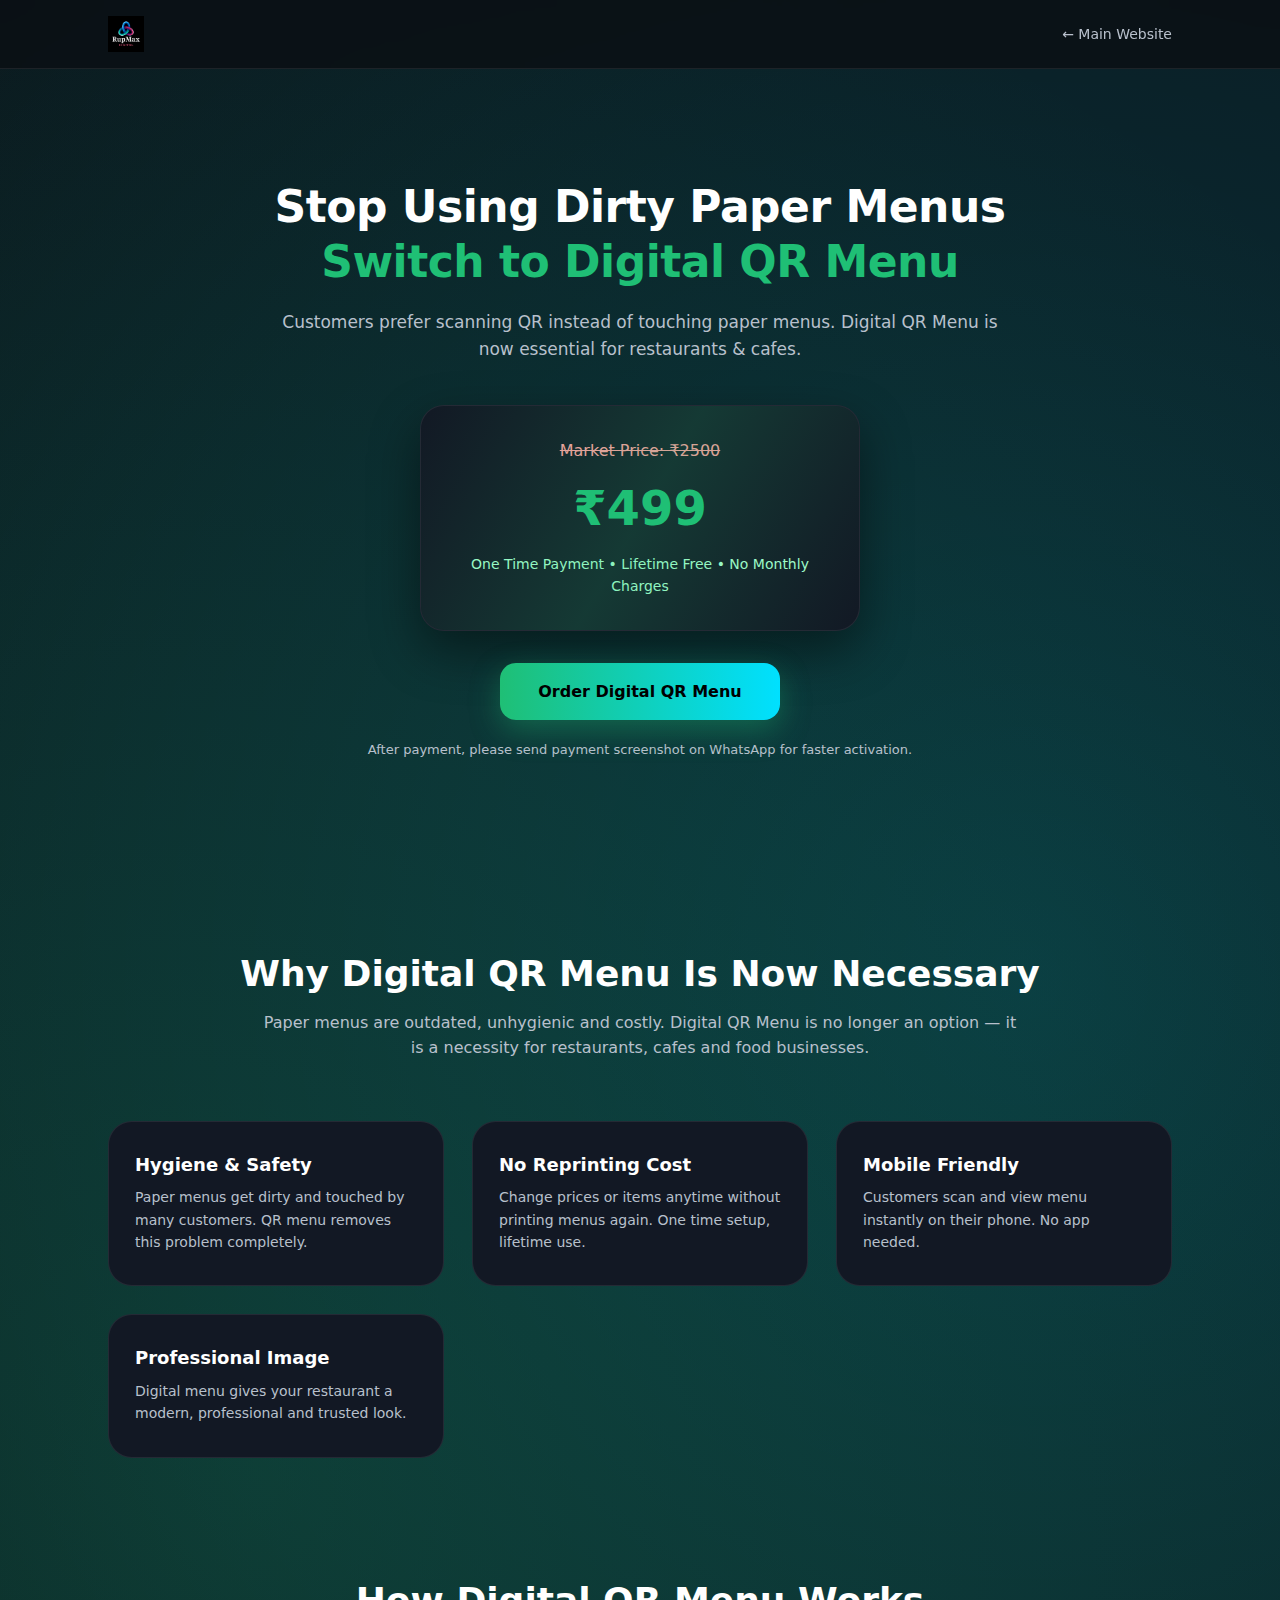
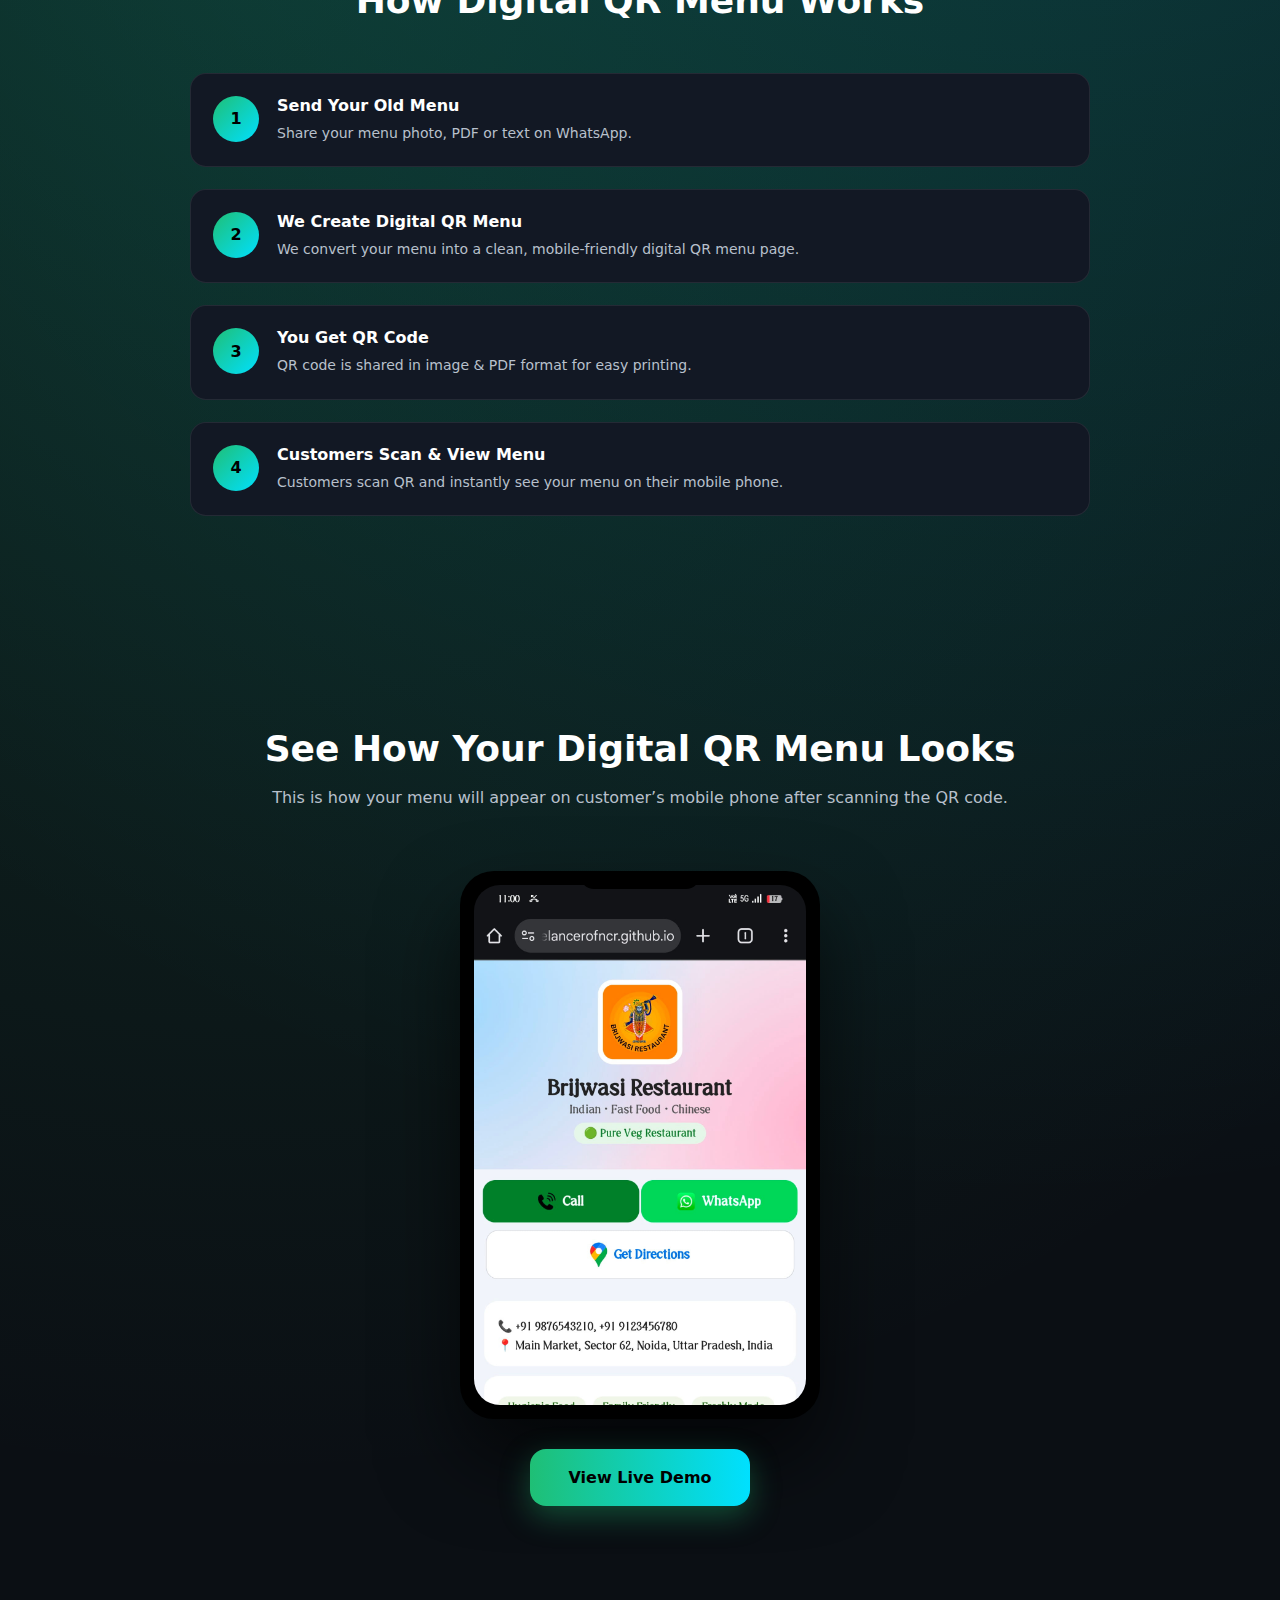
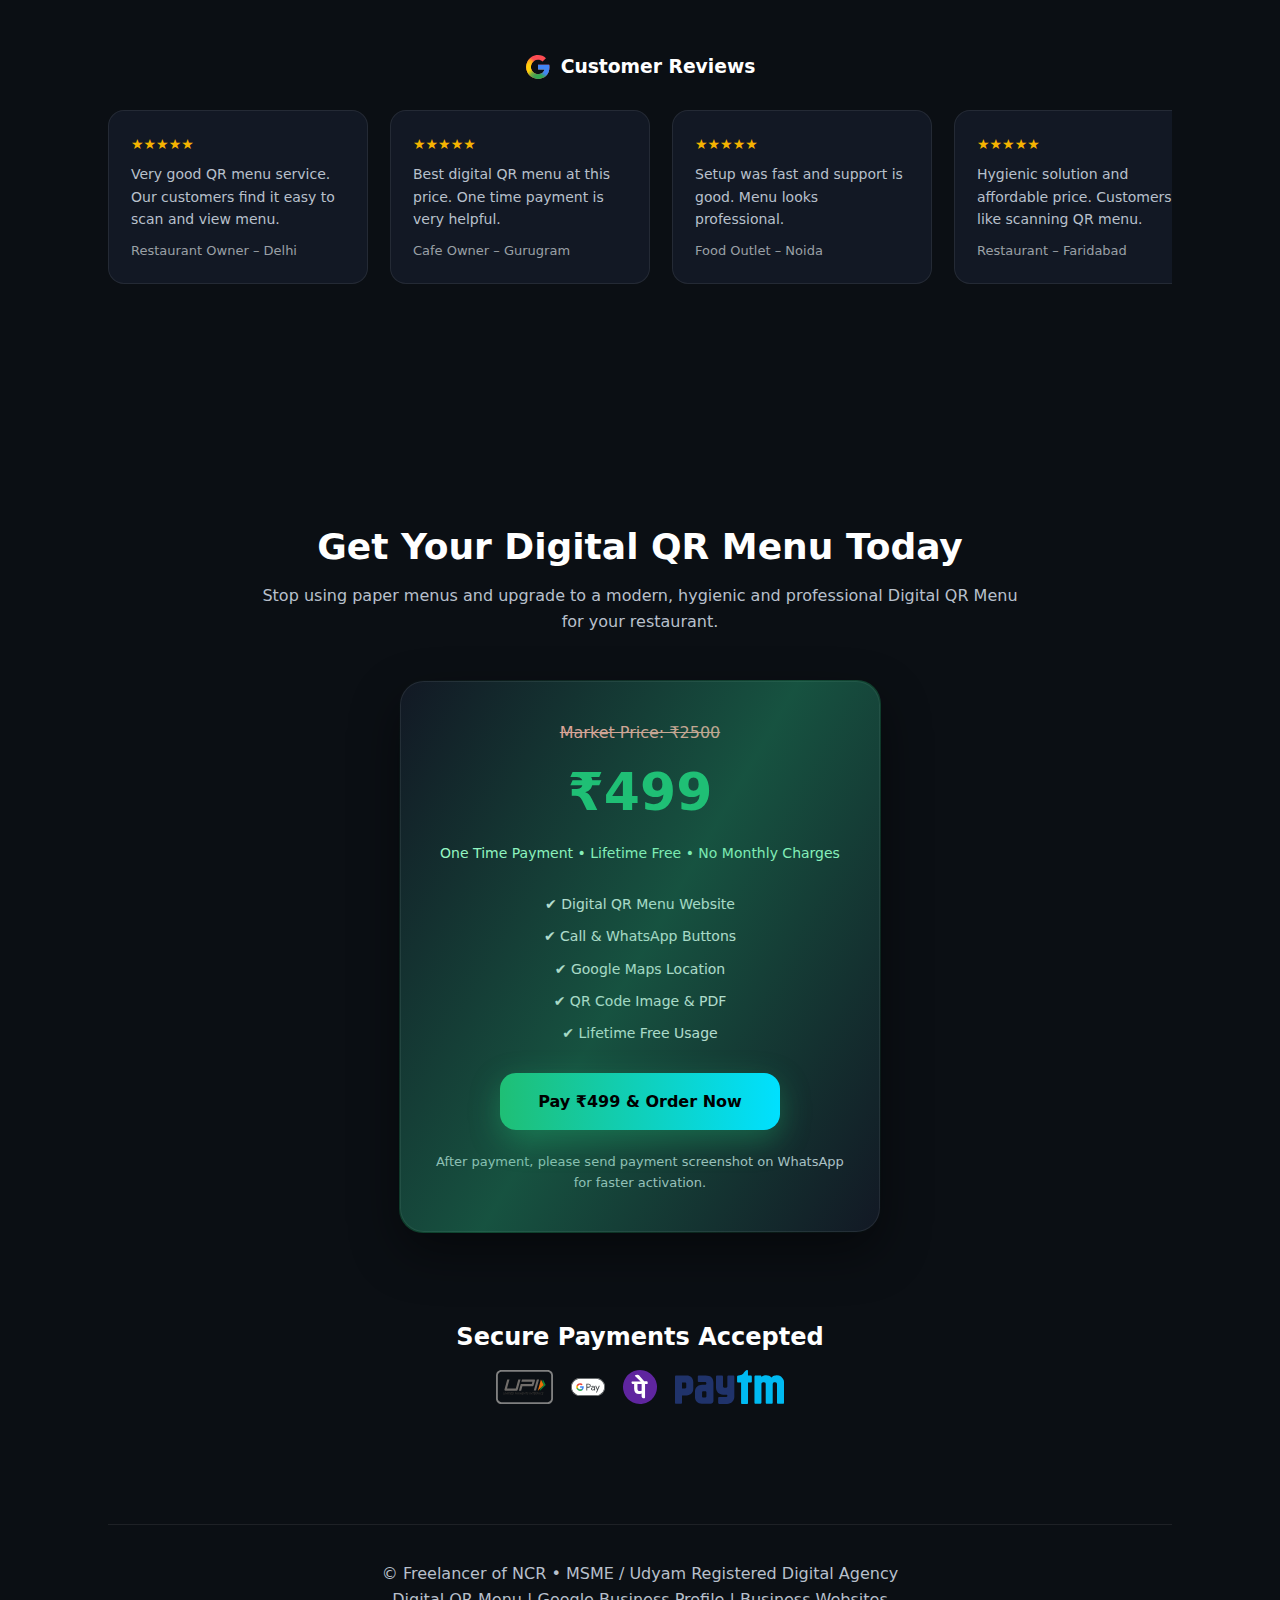
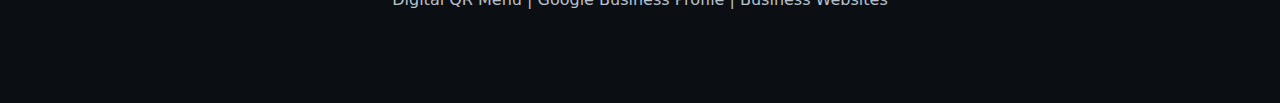
<file: qr-menu.html>
<!DOCTYPE html>
<html lang="en">
<head>
<meta charset="UTF-8">
<title>Digital QR Menu – One Time ₹499</title>
<meta name="viewport" content="width=device-width, initial-scale=1.0">
<link rel="icon" href="assets/images/favicon.png">

<style>
/* ===============================
   GLOBAL RESET & VARIABLES
================================ */
*{
  margin:0;
  padding:0;
  box-sizing:border-box;
}

:root{
  --bg-main:#0b0f14;
  --bg-card:#121824;
  --border-soft:rgba(255,255,255,.08);

  --text-main:#ffffff;
  --text-muted:#b8c0cc;

  --primary:#1fbf75;   /* emerald green */
  --accent:#00e0ff;    /* cyan */

  --radius-lg:24px;
  --radius-md:16px;

  --shadow-soft:0 20px 50px rgba(0,0,0,.45);
}

body{
  font-family:system-ui,-apple-system,BlinkMacSystemFont,"Segoe UI",sans-serif;
  background:
    radial-gradient(circle at 20% 30%, rgba(31,191,117,.18), transparent 45%),
    radial-gradient(circle at 80% 20%, rgba(0,224,255,.18), transparent 45%),
    var(--bg-main);
  color:var(--text-main);
  line-height:1.6;
  overflow-x:hidden;
}

/* ===============================
   COMMON ELEMENTS
================================ */
a{
  color:inherit;
  text-decoration:none;
}

.container{
  max-width:1100px;
  margin:auto;
  padding:0 18px;
}

section{
  position:relative;
}

/* ===============================
   HEADER
================================ */
.header{
  position:sticky;
  top:0;
  z-index:100;
  background:rgba(11,15,20,.85);
  backdrop-filter:blur(10px);
  border-bottom:1px solid var(--border-soft);
}

.header-inner{
  height:68px;
  display:flex;
  align-items:center;
  justify-content:space-between;
}

.header img{
  height:36px;
}

.header a{
  font-size:14px;
  color:var(--text-muted);
}

/* ===============================
   BUTTON SYSTEM
================================ */
.btn-primary{
  display:inline-block;
  padding:16px 38px;
  border-radius:var(--radius-md);
  background:linear-gradient(90deg,var(--primary),var(--accent));
  color:#000;
  font-weight:700;
  font-size:16px;
  position:relative;
  overflow:hidden;
  box-shadow:0 10px 30px rgba(31,191,117,.35);
}

.btn-primary::after{
  content:"";
  position:absolute;
  inset:0;
  background:radial-gradient(circle,rgba(255,255,255,.6),transparent 60%);
  opacity:0;
  animation:pulse 2.6s infinite;
}

@keyframes pulse{
  0%{opacity:0}
  50%{opacity:1}
  100%{opacity:0}
}

/* ===============================
   TYPOGRAPHY
================================ */
h1,h2,h3,h4{
  line-height:1.25;
}

h1{
  font-size:44px;
  font-weight:800;
}

h2{
  font-size:36px;
  font-weight:700;
}

p{
  color:var(--text-muted);
  font-size:16px;
}

/* ===============================
   MOBILE
================================ */
@media(max-width:768px){
  h1{font-size:32px}
  h2{font-size:28px}
}
</style>
</head>

<body>

<!-- HEADER -->
<header class="header">
  <div class="container header-inner">
    <img src="assets/images/logo.png" alt="Digital QR Menu">
    <a href="index.html">← Main Website</a>
  </div>
</header>

<!-- NEXT PART WILL START HERE -->
<!-- ================= HERO SECTION ================= -->
<section class="hero">
  <style>
    .hero{
      padding:110px 0 90px;
      text-align:center;
    }

    .hero h1{
      max-width:820px;
      margin:0 auto 20px;
      font-weight:800;
      letter-spacing:-0.5px;
    }

    .hero h1 span{
      color:var(--primary);
    }

    .hero p{
      max-width:720px;
      margin:0 auto 22px;
      font-size:17px;
    }

    /* PRICE BOX */
    .price-box{
      max-width:440px;
      margin:42px auto 28px;
      background:var(--bg-card);
      border-radius:var(--radius-lg);
      padding:32px 26px;
      border:1px solid var(--border-soft);
      box-shadow:var(--shadow-soft);
      position:relative;
      overflow:hidden;
    }

    .price-box::before{
      content:"";
      position:absolute;
      inset:-2px;
      background:linear-gradient(120deg,transparent,rgba(31,191,117,.25),transparent);
      opacity:.8;
    }

    .old-price{
      font-size:16px;
      color:#ff9f9f;
      text-decoration:line-through;
      margin-bottom:6px;
    }

    .new-price{
      font-size:48px;
      font-weight:900;
      color:var(--primary);
      margin-bottom:6px;
    }

    .price-note{
      font-size:14px;
      color:#a7ffcf;
    }

    /* CTA AREA */
    .hero-cta{
      margin-top:32px;
    }

    .hero-cta small{
      display:block;
      margin-top:12px;
      font-size:13px;
      color:var(--text-muted);
    }

    @media(max-width:768px){
      .new-price{font-size:40px}
    }
  </style>

  <div class="container">
    <h1>
      Stop Using Dirty Paper Menus<br>
      <span>Switch to Digital QR Menu</span>
    </h1>

    <p>
      Customers prefer scanning QR instead of touching paper menus.
      Digital QR Menu is now essential for restaurants & cafes.
    </p>

    <div class="price-box">
      <div class="old-price">Market Price: ₹2500</div>
      <div class="new-price">₹499</div>
      <div class="price-note">
        One Time Payment • Lifetime Free • No Monthly Charges
      </div>
    </div>

    <div class="hero-cta">
      <a href="https://rzp.io/rzp/K7l7D8je" target="_self" class="btn-primary">
        Order Digital QR Menu
      </a>

      <small>
        After payment, please send payment screenshot on WhatsApp for faster activation.
      </small>
    </div>
  </div>
</section>

<!-- ================= WHY QR MENU ================= -->
<section class="why-qr">
  <style>
    .why-qr{
      padding:100px 0;
    }

    .why-qr h2{
      text-align:center;
      margin-bottom:14px;
    }

    .why-qr .sub{
      text-align:center;
      max-width:760px;
      margin:0 auto 60px;
      color:var(--text-muted);
    }

    .why-grid{
      display:grid;
      grid-template-columns:repeat(auto-fit,minmax(260px,1fr));
      gap:28px;
    }

    .why-card{
      background:var(--bg-card);
      border-radius:var(--radius-lg);
      padding:32px 26px;
      border:1px solid var(--border-soft);
      position:relative;
      transition:.35s ease;
    }

    .why-card::before{
      content:"";
      position:absolute;
      inset:0;
      border-radius:inherit;
      background:linear-gradient(135deg,rgba(31,191,117,.25),transparent 60%);
      opacity:0;
      transition:.35s ease;
    }

    .why-card:hover{
      transform:translateY(-6px);
      box-shadow:var(--shadow-soft);
    }

    .why-card:hover::before{
      opacity:1;
    }

    .why-card h3{
      font-size:18px;
      margin-bottom:10px;
    }

    .why-card p{
      font-size:14px;
      color:var(--text-muted);
    }

    /* ================= HOW IT WORKS ================= */
    .how-it-works{
      margin-top:120px;
    }

    .how-it-works h2{
      text-align:center;
      margin-bottom:14px;
    }

    .steps{
      max-width:900px;
      margin:50px auto 0;
      display:grid;
      gap:22px;
    }

    .step{
      display:flex;
      gap:18px;
      align-items:flex-start;
      background:var(--bg-card);
      border-radius:var(--radius-md);
      padding:22px;
      border:1px solid var(--border-soft);
    }

    .step-number{
      min-width:46px;
      height:46px;
      border-radius:50%;
      background:linear-gradient(135deg,var(--primary),var(--accent));
      color:#000;
      display:flex;
      align-items:center;
      justify-content:center;
      font-weight:800;
    }

    .step h4{
      font-size:16px;
      margin-bottom:6px;
    }

    .step p{
      font-size:14px;
      color:var(--text-muted);
    }
  </style>

  <div class="container">
    <h2>Why Digital QR Menu Is Now Necessary</h2>

    <p class="sub">
      Paper menus are outdated, unhygienic and costly.
      Digital QR Menu is no longer an option — it is a necessity
      for restaurants, cafes and food businesses.
    </p>

    <div class="why-grid">
      <div class="why-card">
        <h3>Hygiene & Safety</h3>
        <p>
          Paper menus get dirty and touched by many customers.
          QR menu removes this problem completely.
        </p>
      </div>

      <div class="why-card">
        <h3>No Reprinting Cost</h3>
        <p>
          Change prices or items anytime without printing menus again.
          One time setup, lifetime use.
        </p>
      </div>

      <div class="why-card">
        <h3>Mobile Friendly</h3>
        <p>
          Customers scan and view menu instantly on their phone.
          No app needed.
        </p>
      </div>

      <div class="why-card">
        <h3>Professional Image</h3>
        <p>
          Digital menu gives your restaurant a modern,
          professional and trusted look.
        </p>
      </div>
    </div>

    <!-- HOW IT WORKS -->
    <div class="how-it-works">
      <h2>How Digital QR Menu Works</h2>

      <div class="steps">
        <div class="step">
          <div class="step-number">1</div>
          <div>
            <h4>Send Your Old Menu</h4>
            <p>
              Share your menu photo, PDF or text on WhatsApp.
            </p>
          </div>
        </div>

        <div class="step">
          <div class="step-number">2</div>
          <div>
            <h4>We Create Digital QR Menu</h4>
            <p>
              We convert your menu into a clean, mobile-friendly
              digital QR menu page.
            </p>
          </div>
        </div>

        <div class="step">
          <div class="step-number">3</div>
          <div>
            <h4>You Get QR Code</h4>
            <p>
              QR code is shared in image & PDF format
              for easy printing.
            </p>
          </div>
        </div>

        <div class="step">
          <div class="step-number">4</div>
          <div>
            <h4>Customers Scan & View Menu</h4>
            <p>
              Customers scan QR and instantly see your menu
              on their mobile phone.
            </p>
          </div>
        </div>
      </div>
    </div>

  </div>
</section>

   <!-- ================= LIVE DEMO + REVIEWS ================= -->
<section class="live-demo">
  <style>
    .live-demo{
      padding:110px 0;
    }

    .live-demo h2{
      text-align:center;
      margin-bottom:14px;
    }

    .live-demo .sub{
      text-align:center;
      max-width:760px;
      margin:0 auto 60px;
      color:var(--text-muted);
    }

    /* PHONE PREVIEW */
    .phone-wrap{
      max-width:360px;
      margin:0 auto;
      background:#000;
      border-radius:34px;
      padding:14px;
      box-shadow:0 40px 80px rgba(0,0,0,.6);
      position:relative;
    }

    .phone-notch{
      width:120px;
      height:18px;
      background:#000;
      border-radius:0 0 14px 14px;
      position:absolute;
      top:0;
      left:50%;
      transform:translateX(-50%);
      z-index:5;
    }

    .screen{
      border-radius:26px;
      overflow:hidden;
      max-height:520px;
    }

    .screen img{
      width:100%;
      display:block;
      animation:demoScroll 18s ease-in-out infinite;
    }

    @keyframes demoScroll{
      0%{transform:translateY(0)}
      40%{transform:translateY(calc(-100% + 520px))}
      60%{transform:translateY(calc(-100% + 520px))}
      100%{transform:translateY(0)}
    }

    .demo-btn{
      text-align:center;
      margin-top:30px;
    }

    /* REVIEWS */
    .reviews{
      margin-top:140px;
    }

    .reviews-header{
      display:flex;
      justify-content:center;
      align-items:center;
      gap:10px;
      margin-bottom:30px;
    }

    .reviews-header img{
      width:26px;
    }

    .review-row{
      display:flex;
      gap:22px;
      overflow-x:auto;
      padding-bottom:10px;
    }

    .review-card{
      min-width:260px;
      background:var(--bg-card);
      border-radius:var(--radius-md);
      padding:22px;
      border:1px solid var(--border-soft);
    }

    .stars{
      color:#f5b301;
      font-size:14px;
      margin-bottom:8px;
    }

    .review-card p{
      font-size:14px;
      color:var(--text-muted);
      margin-bottom:10px;
    }

    .review-author{
      font-size:13px;
      color:#9aa0a6;
    }
  </style>

  <div class="container">
    <h2>See How Your Digital QR Menu Looks</h2>
    <p class="sub">
      This is how your menu will appear on customer’s mobile phone
      after scanning the QR code.
    </p>

    <div class="phone-wrap">
      <div class="phone-notch"></div>
      <div class="screen">
        <!-- replace image with your long screenshot -->
        <img src="assets/images/longss.jpg" alt="QR Menu Demo">
      </div>
    </div>

    <div class="demo-btn">
      <a href="https://freelancerofncr.github.io/menu/brijwasi-restaurant/"
         target="_blank" class="btn-primary">
        View Live Demo
      </a>
    </div>

    <!-- REVIEWS -->
    <div class="reviews">
      <div class="reviews-header">
        <img src="assets/icons/color-icons/google-color.svg" alt="Google">
        <h3>Customer Reviews</h3>
      </div>

      <div class="review-row">
        <div class="review-card">
          <div class="stars">★★★★★</div>
          <p>
            Very good QR menu service. Our customers find it easy to scan
            and view menu.
          </p>
          <div class="review-author">Restaurant Owner – Delhi</div>
        </div>

        <div class="review-card">
          <div class="stars">★★★★★</div>
          <p>
            Best digital QR menu at this price. One time payment
            is very helpful.
          </p>
          <div class="review-author">Cafe Owner – Gurugram</div>
        </div>

        <div class="review-card">
          <div class="stars">★★★★★</div>
          <p>
            Setup was fast and support is good. Menu looks professional.
          </p>
          <div class="review-author">Food Outlet – Noida</div>
        </div>

        <div class="review-card">
          <div class="stars">★★★★★</div>
          <p>
            Hygienic solution and affordable price. Customers like
            scanning QR menu.
          </p>
          <div class="review-author">Restaurant – Faridabad</div>
        </div>
      </div>
    </div>

  </div>
</section>

   <!-- ================= FINAL OFFER ================= -->
<section class="final-offer">
  <style>
    .final-offer{
      padding:120px 0 90px;
      text-align:center;
    }

    .final-offer h2{
      margin-bottom:14px;
    }

    .final-offer .sub{
      max-width:760px;
      margin:0 auto 46px;
      color:var(--text-muted);
    }

    .final-box{
      max-width:480px;
      margin:0 auto;
      background:var(--bg-card);
      border-radius:var(--radius-lg);
      padding:38px 28px;
      border:1px solid var(--border-soft);
      box-shadow:var(--shadow-soft);
      position:relative;
    }

    .final-box::before{
      content:"";
      position:absolute;
      inset:-2px;
      border-radius:inherit;
      background:linear-gradient(120deg,transparent,rgba(31,191,117,.35),transparent);
    }

    .final-old{
      font-size:16px;
      color:#ff9f9f;
      text-decoration:line-through;
      margin-bottom:6px;
    }

    .final-price{
      font-size:52px;
      font-weight:900;
      color:var(--primary);
      margin-bottom:8px;
    }

    .final-note{
      font-size:14px;
      color:#a7ffcf;
      margin-bottom:22px;
    }

    .final-features{
      list-style:none;
      margin:28px 0;
      padding:0;
    }

    .final-features li{
      font-size:14px;
      color:#e4e7ec;
      margin-bottom:10px;
    }

    .pay-note{
      font-size:13px;
      color:var(--text-muted);
      margin-top:14px;
    }

    /* PAYMENT TRUST */
    .payment-trust{
      margin-top:90px;
    }

    .payment-trust h3{
      font-size:24px;
      margin-bottom:18px;
    }

    .payment-logos{
      display:flex;
      justify-content:center;
      gap:18px;
      flex-wrap:wrap;
    }

    .payment-logos img{
      height:34px;
    }

    /* FOOTER */
    .qr-footer{
      margin-top:120px;
      padding-top:36px;
      border-top:1px solid var(--border-soft);
      font-size:13px;
      color:#9aa0a6;
    }
  </style>

  <div class="container">
    <h2>Get Your Digital QR Menu Today</h2>

    <p class="sub">
      Stop using paper menus and upgrade to a modern,
      hygienic and professional Digital QR Menu for your restaurant.
    </p>

    <div class="final-box">
      <div class="final-old">Market Price: ₹2500</div>
      <div class="final-price">₹499</div>
      <div class="final-note">
        One Time Payment • Lifetime Free • No Monthly Charges
      </div>

      <ul class="final-features">
        <li>✔ Digital QR Menu Website</li>
        <li>✔ Call & WhatsApp Buttons</li>
        <li>✔ Google Maps Location</li>
        <li>✔ QR Code Image & PDF</li>
        <li>✔ Lifetime Free Usage</li>
      </ul>

      <a href="https://rzp.io/rzp/K7l7D8je" target="_self" class="btn-primary">
        Pay ₹499 & Order Now
      </a>

      <div class="pay-note">
        After payment, please send payment screenshot on WhatsApp for faster activation.
      </div>
    </div>

    <!-- PAYMENT TRUST -->
    <div class="payment-trust">
      <h3>Secure Payments Accepted</h3>
      <div class="payment-logos">
        <img src="assets/icons/color-icons/upi.svg" alt="UPI">
        <img src="assets/icons/color-icons/google-pay.svg" alt="Google Pay">
        <img src="assets/icons/color-icons/phonepe.svg" alt="PhonePe">
        <img src="assets/icons/color-icons/paytm.svg" alt="Paytm">
      </div>
    </div>

    <!-- FOOTER -->
    <div class="qr-footer">
      <p>© Freelancer of NCR • MSME / Udyam Registered Digital Agency</p>
      <p>Digital QR Menu | Google Business Profile | Business Websites</p>
    </div>
  </div>
</section>
   
</body>
</html>
</file>
